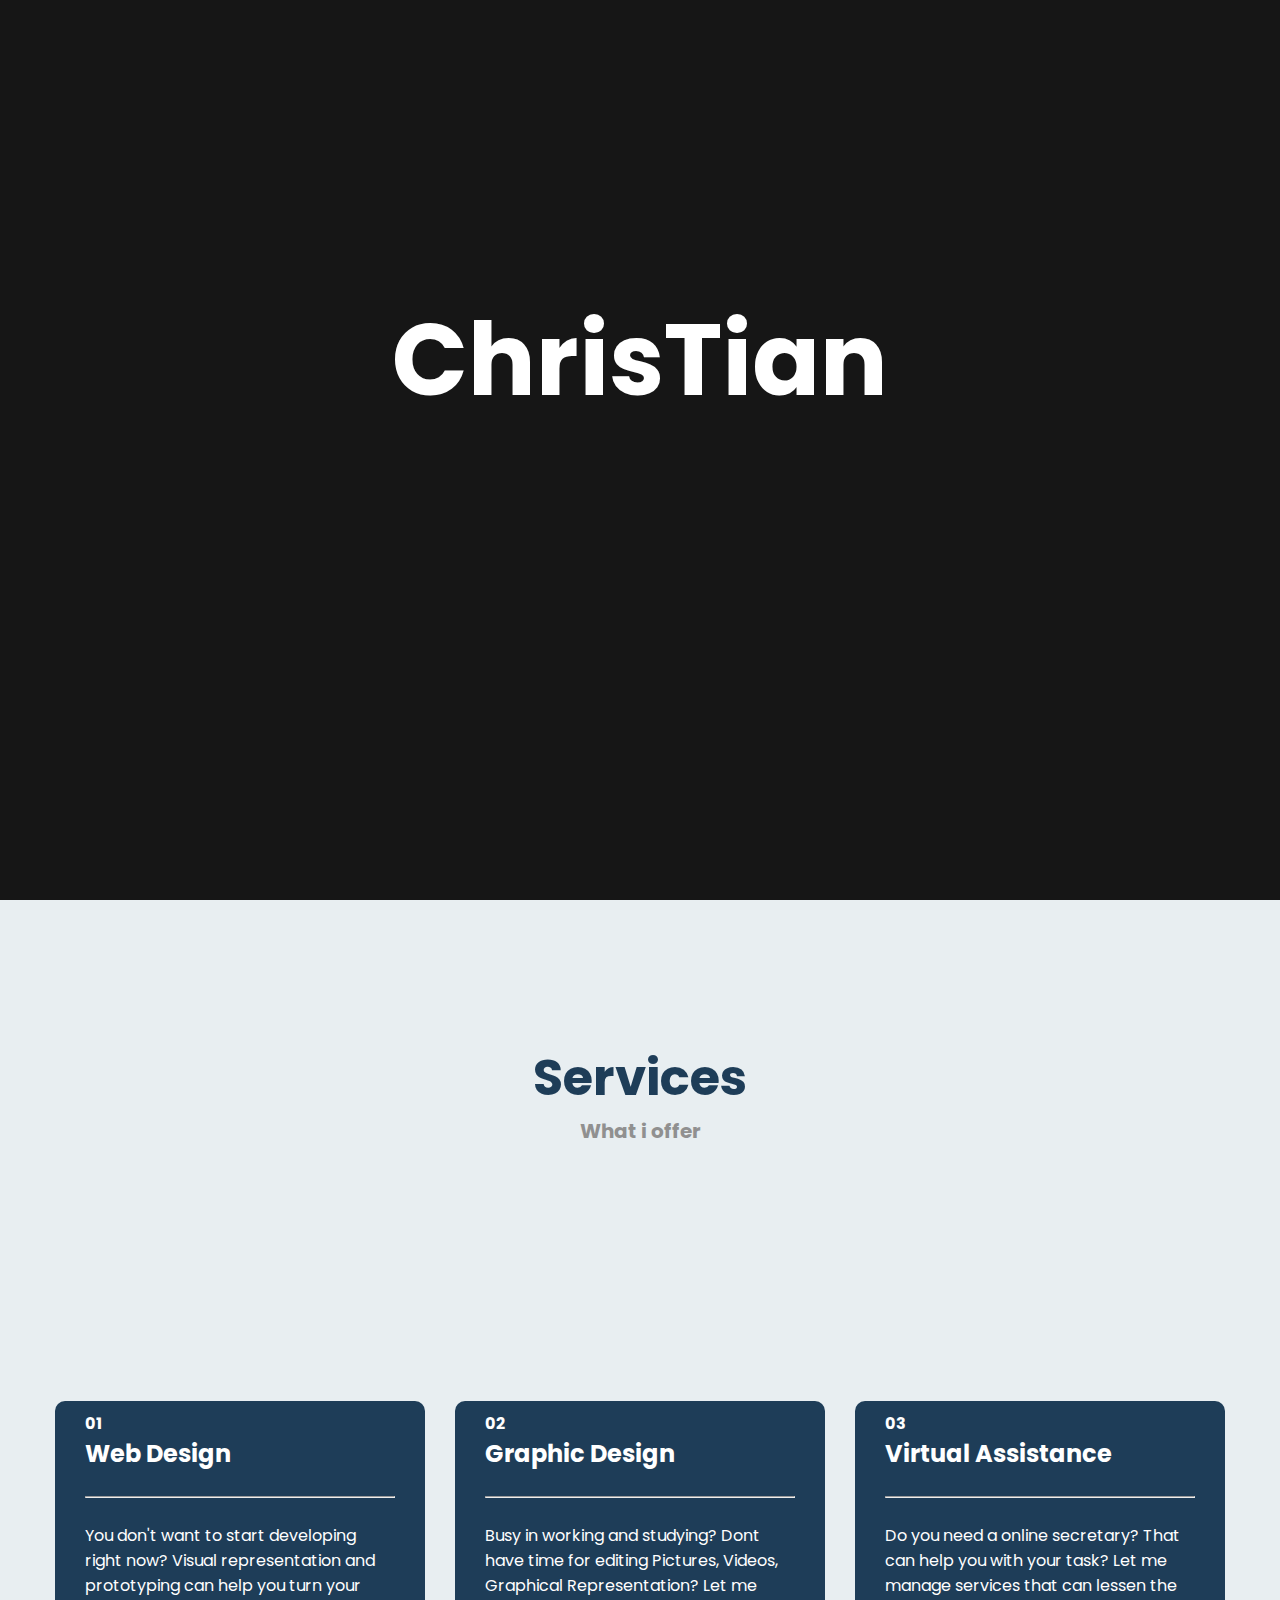
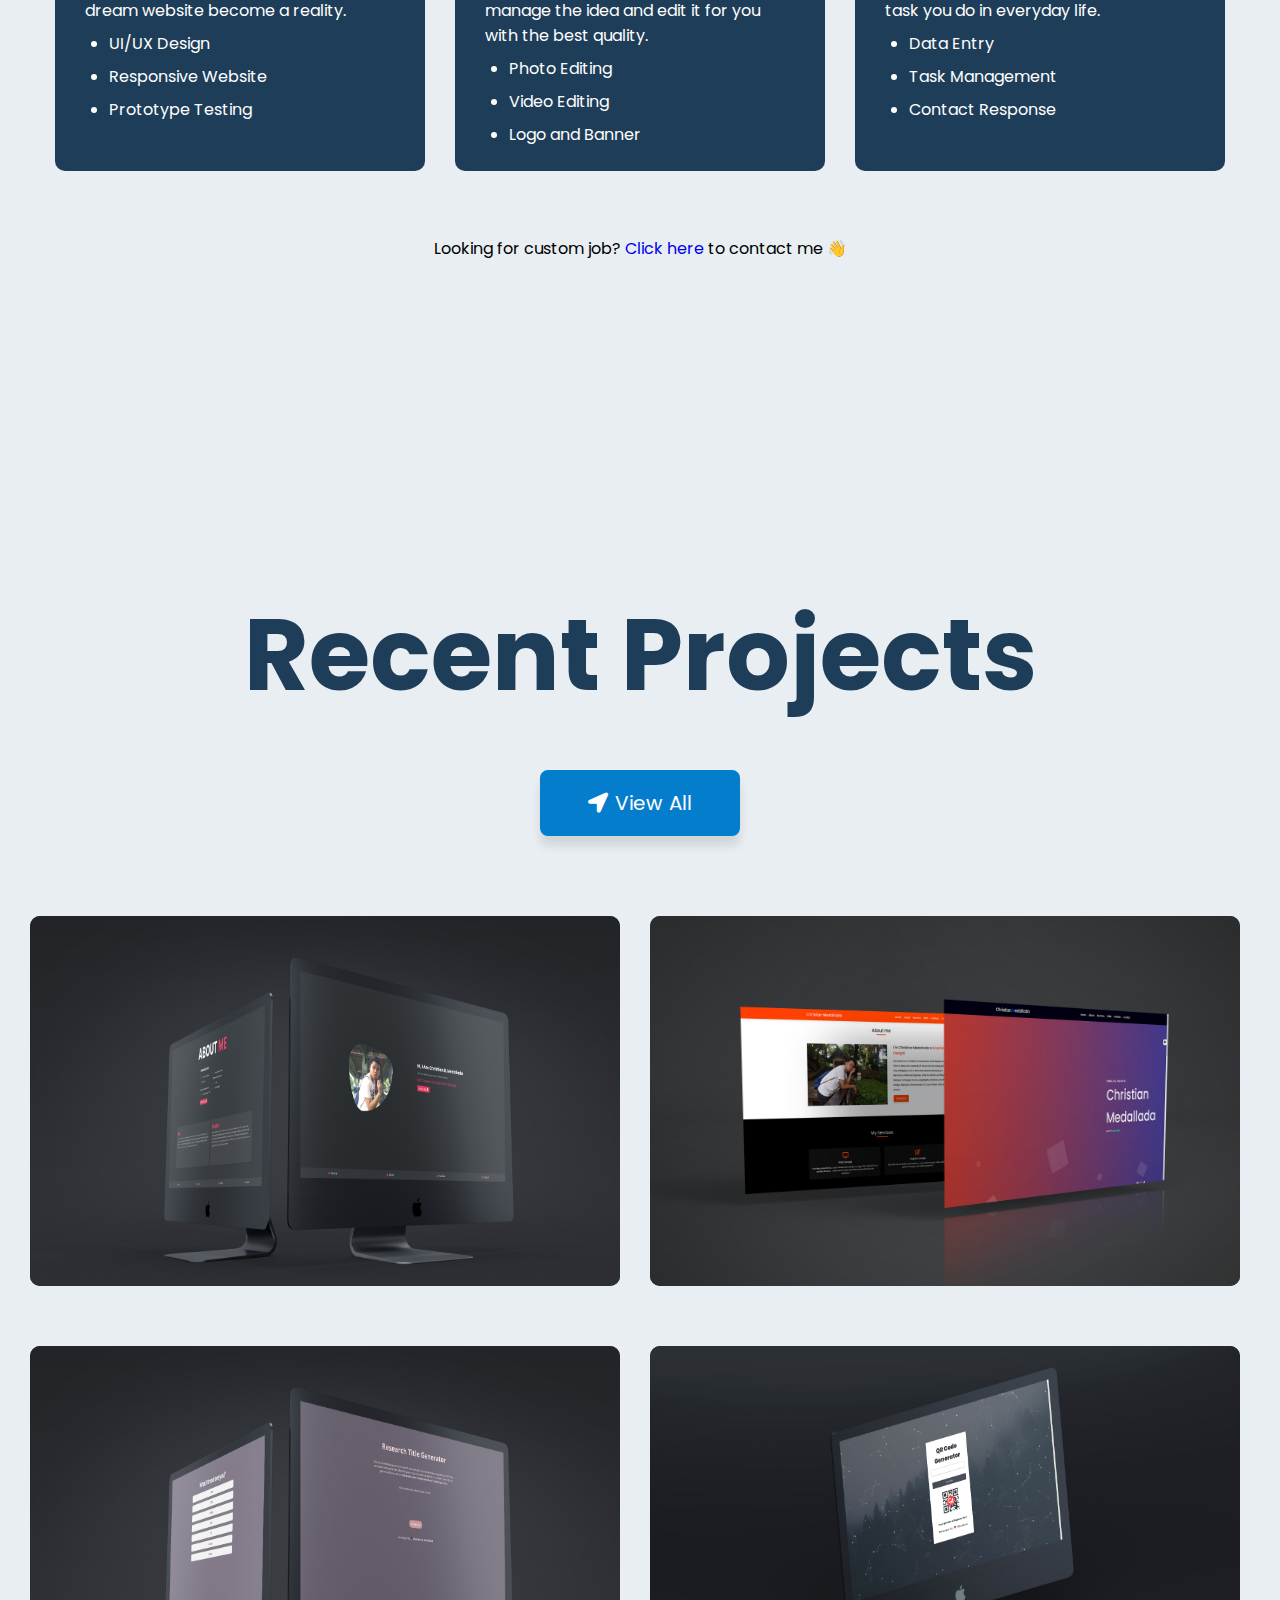
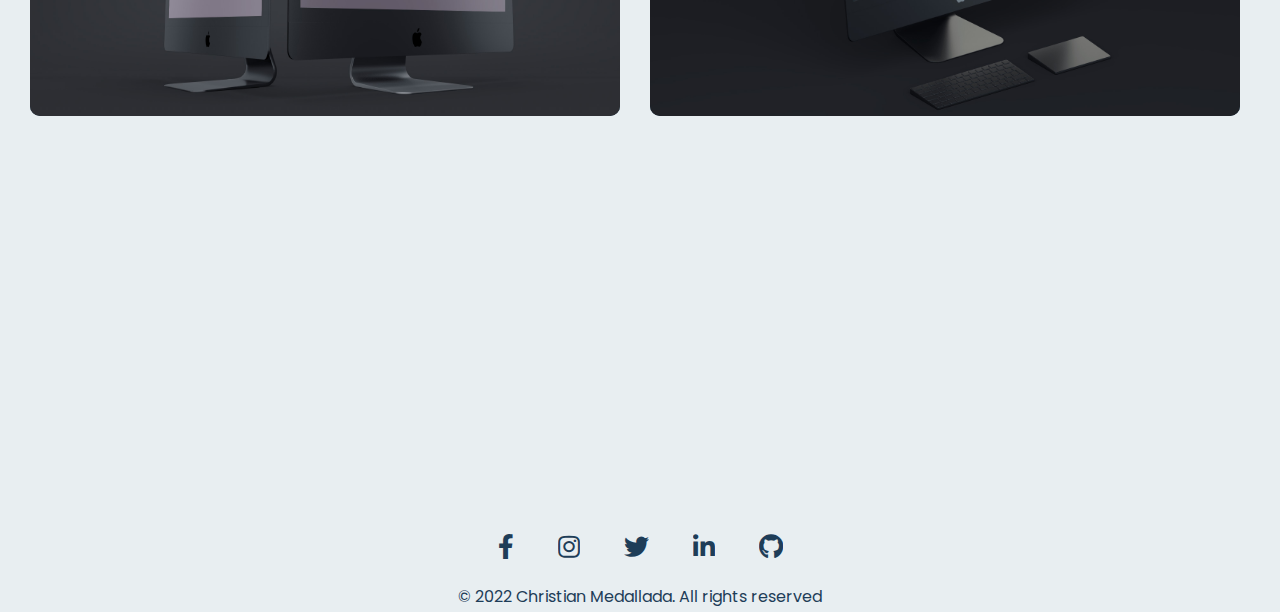
<file: index.html>
<!DOCTYPE html>
<html lang="en" dir="ltr">
  <head>
    <meta charset="utf-8">
    <meta name="viewport" content="width=device-width, initial-scale=1.0 user-scalable=0">
    <title>Christian Medallada</title>
    <!----------------------------FAVICON----------------------->
    <link rel="shortcut icon" href="./images/CM Logo.jpg" type="image/x-icon" />
    <!----------------------------CSS ----------------------->
    <link rel="stylesheet" href="./assets/style.css">
    <link rel="stylesheet" href="https://cdnjs.cloudflare.com/ajax/libs/font-awesome/5.15.4/css/all.min.css">
  </head>
  <body>

    <!--------------------------INTRO----------------------->
    <div class="intro">
      <h1 class="logo-header">
        <span class="logo1">Chris</span><span class="logo1">Tian</span>
      </h1>
    </div>

    <!--------------------NAVIGATION BAR----------------------->
    <section>
      <input type="checkbox" id="check">
      <header>
        </div>
        <h2><a href="index.html" class="logo">Christian</a></h2>
        <div class="navigation">
          <a  href="about.html">About</a>
          <a  href="projects.html">Project</a>
          <a  href="experience.html">Experience</a>
          <a  href="contact.html">Contact</a>
        </div>
        <label for="check">
        <i class="fas fa-bars menu-btn"></i>
        <i class="fas fa-times close-btn"></i>
        </label>
      </header>
      <h4><a href="index.html" class="Subtitle">Aspiring Software Engineer</a></h4>

      <!--------------------MAIN PAGE----------------------->
      <div class="content">
        <div class="info">
        <h4>Hello, My name is</h4>
          <h2>  Christian 
Medallada</h2>
          <h3>I love creating websites</h2>
          <p>I'm an aspiring Software Engineer based in the Philippines. I found interest in creating 
              websites and application and i love learning more about coding
          </p>
          <a href="Resume.pdf" download target="_blank" class="info-btn"><i class="fas fa-download"></i> Resume</a>
          <a href="https://discord.gg/4jVbgzH2N8" target="_blank" class="info-btn"><i class="fab fa-discord"></i> Join my Discord Server</a>
          
        </div>
      </div>
    </section>


    <!--------------------SERVICE SECTION----------------------->

    <section class="services-section">
      <div class="services">
        <h1>Services</h1>
        <h2>What i offer</h2>
      </div>

      <div class="container">
        <div class="box1">
            <div class="content">
                <h4>01</h4>
                <h2>Web Design</h2>
               <br><hr><br>
                <p>You don't want to start developing right now? 
                  Visual representation and prototyping can help you turn your dream website become a reality.</p>
                  <li>UI/UX Design</li>
                  <li>Responsive Website</li>
                  <li>Prototype Testing</li>
            </div>
        </div>
        <div class="box2">
            <div class="content">
              <h4>02</h4>
              <h2>Graphic Design</h2>
              <br><hr><br>
              <p>Busy in working and studying? Dont have time for editing Pictures, Videos, 
              Graphical  Representation? Let me manage the idea and edit it for you with the best quality.</p>
              <li>Photo Editing </li>
              <li>Video Editing</li>
              <li>Logo and Banner</li>
            </div>
          </div>
        <div class="box3">
            <div class="content">
              <h4>03</h4>
              <h2>Virtual Assistance</h2>
              <br><hr><br>
              <p>Do you need a online secretary? That can help you with your task? Let me manage services 
              that can lessen the task you do in everyday life.</p>
              <li>Data Entry</li>
              <li>Task Management</li>
              <li>Contact Response</li>
            </div>
          </div>
      </div>
      <div class="service-text">
        <p>Looking for custom job? <a href="contact.html">Click here</a> to contact me 👋 </p>
      </div>
   </section>

   <!--------------------PROJECT SECTION----------------------->

   <section class="projects-section">
     <div class="projects">
       <h1>Recent Projects</h1>
     </div>
      <div class="view">
        <a href="projects.html" class="info-btn"><i class="fas fa-location-arrow"></i> View All</a>
      </div>
     <div class="project-container">
        <div class="box1">
          <div class="content">
              <a href="https://tianmeds.github.io/TianPortfolio/" target="_blank"><img src="./images/Mockup-Portfolio.jpg" width="610px" height="400px" > </a>
              <div class="overlay">
                <a href="https://tianmeds.github.io/TianPortfolio/" style="text-decoration: none;" target="_blank"><div class="text">01. Personal Portfolio</div></a>
              </div>
          </div>
        </div>

      
        <div class="box2">
          <div class="content">
            <a href="https://tianmeds.github.io/SecondPortfolio/" target="_blank"><img src="./images/Mockup-2ndPortfolio.jpg" width="610px" height="400px" ></a>
              <div class="overlay">
                <a href="https://tianmeds.github.io/SecondPortfolio/" style="text-decoration: none;" target="_blank"><div class="text">02. Personal Portfolio</div></a>
              </div>       
            </div>
          </div>

        <div class="box3">
          <div class="content">
            <a href="https://tianmeds.github.io/ResearchTitleGenerator/" target="_blank"><img src="./images/Mockup-Research.jpg " width="610px" height="400px" ></a>  
                <div class="overlay">
                  <a href="https://tianmeds.github.io/ResearchTitleGenerator/" style="text-decoration: none;" target="_blank"><div class="text">03. Research Title Generator</div></a>
                </div>  
          </div>
        </div> 
        <div class="box4">
          <div class="content">
            <a href="https://tianmeds.github.io/QR-Code-Generator/" target="_blank"><img src="./images/Mockup-QR.jpg" width="610px" height="400px" > </a>
                <div class="overlay">
                  <a href="https://tianmeds.github.io/QR-Code-Generator/" style="text-decoration: none;" target="_blank"><div class="text">04. QR Code Generator</div></a>
                </div>      
          </div>
        </div>
     </div>

     <!--------------------FOOTER----------------------->
    <div class="footer">
      <a href="https://www.facebook.com/Cmedsss" target="_blank" class="social-btn"><i class="	fab fa-facebook-f"></i></a>
      <a href="https://www.instagram.com/tiaanmeds/" target="_blank" class="social-btn"><i class="	fab fa-instagram"></i></a>
      <a href="https://twitter.com/TianMeds" target="_blank" class="social-btn"><i class="	fab fa-twitter"></i></a>
      <a href="https://www.linkedin.com/in/tianmeds/" target="_blank" class="social-btn"><i class="	fab fa-linkedin-in"></i></a>
      <a href="https://github.com/TianMeds" target="_blank" class="social-btn"><i class="	fab fa-github"></i></a>
      <p>© 2022 Christian Medallada. All rights reserved</p>
   </div>
   </section>

   <!--------------------JAVASCRIPT FILE----------------------->

   <script src="./assets/app.js"></script>
  </body>
</html>
</file>
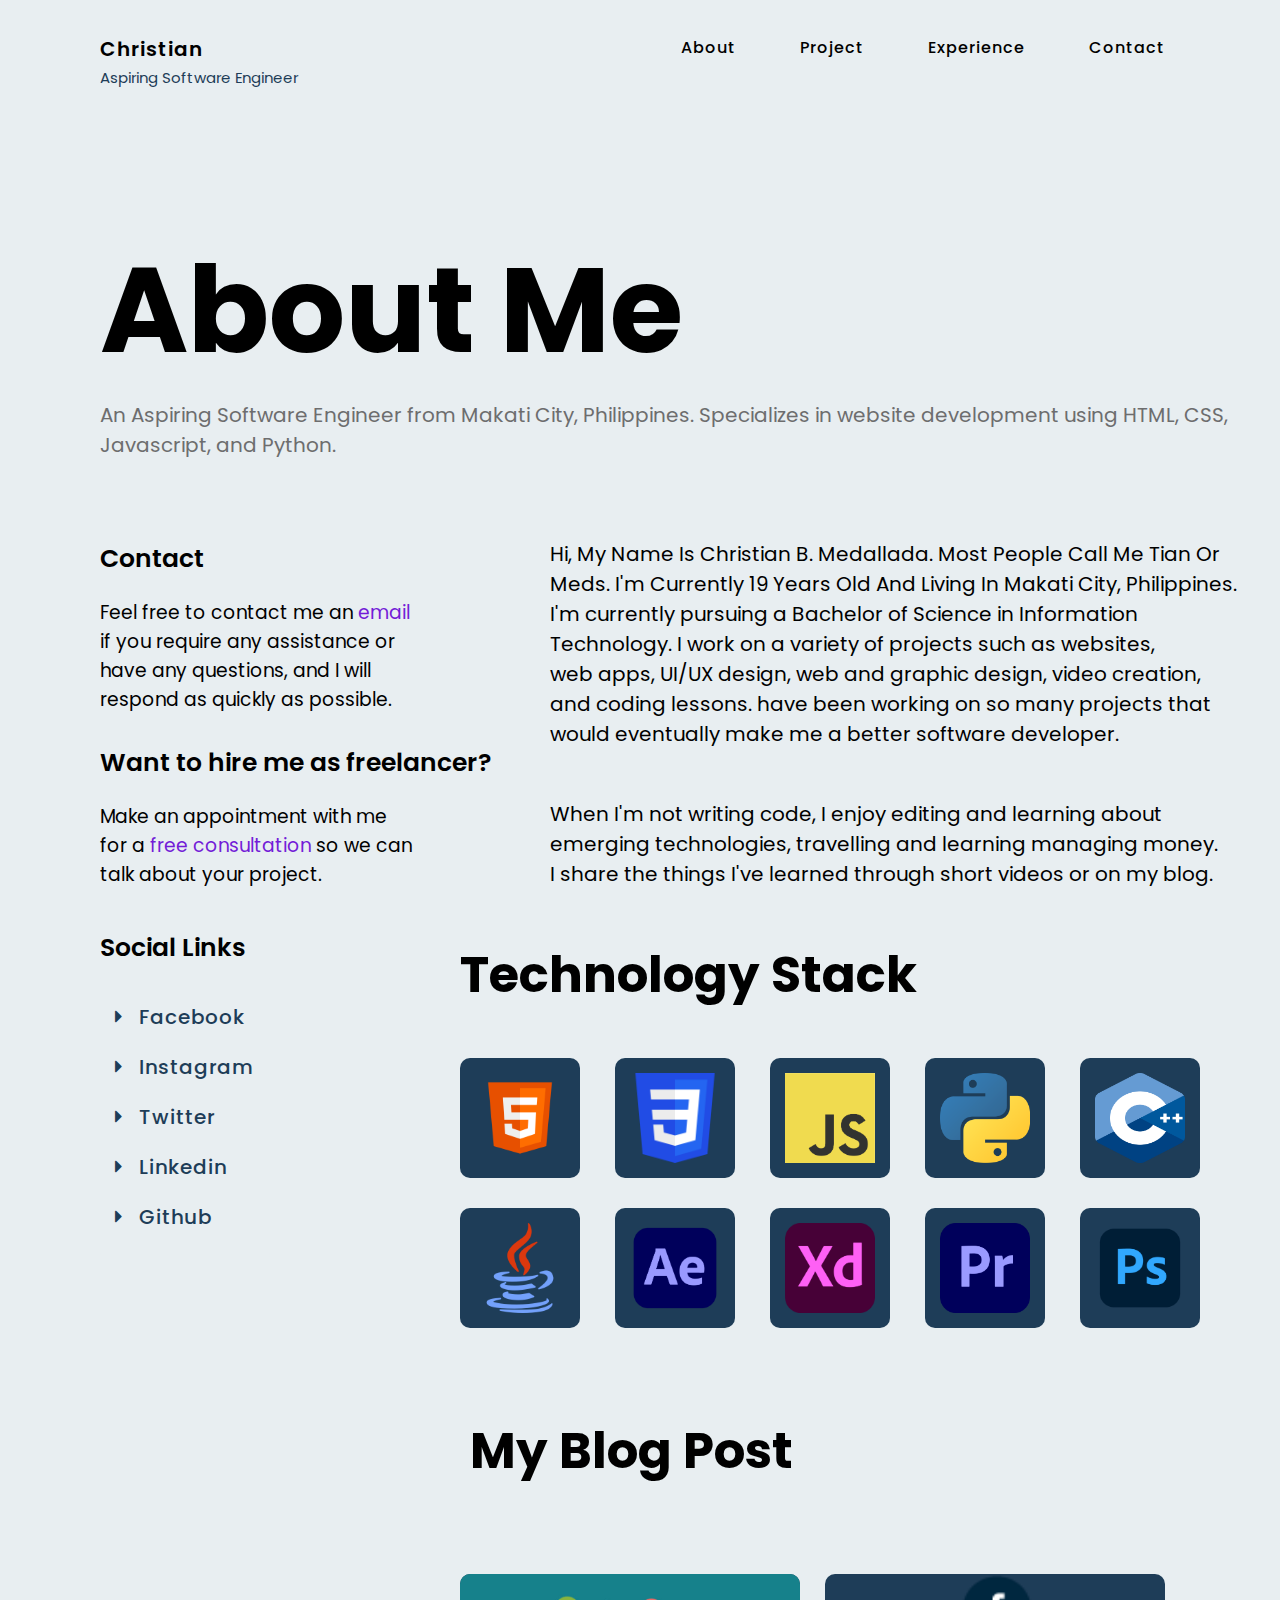
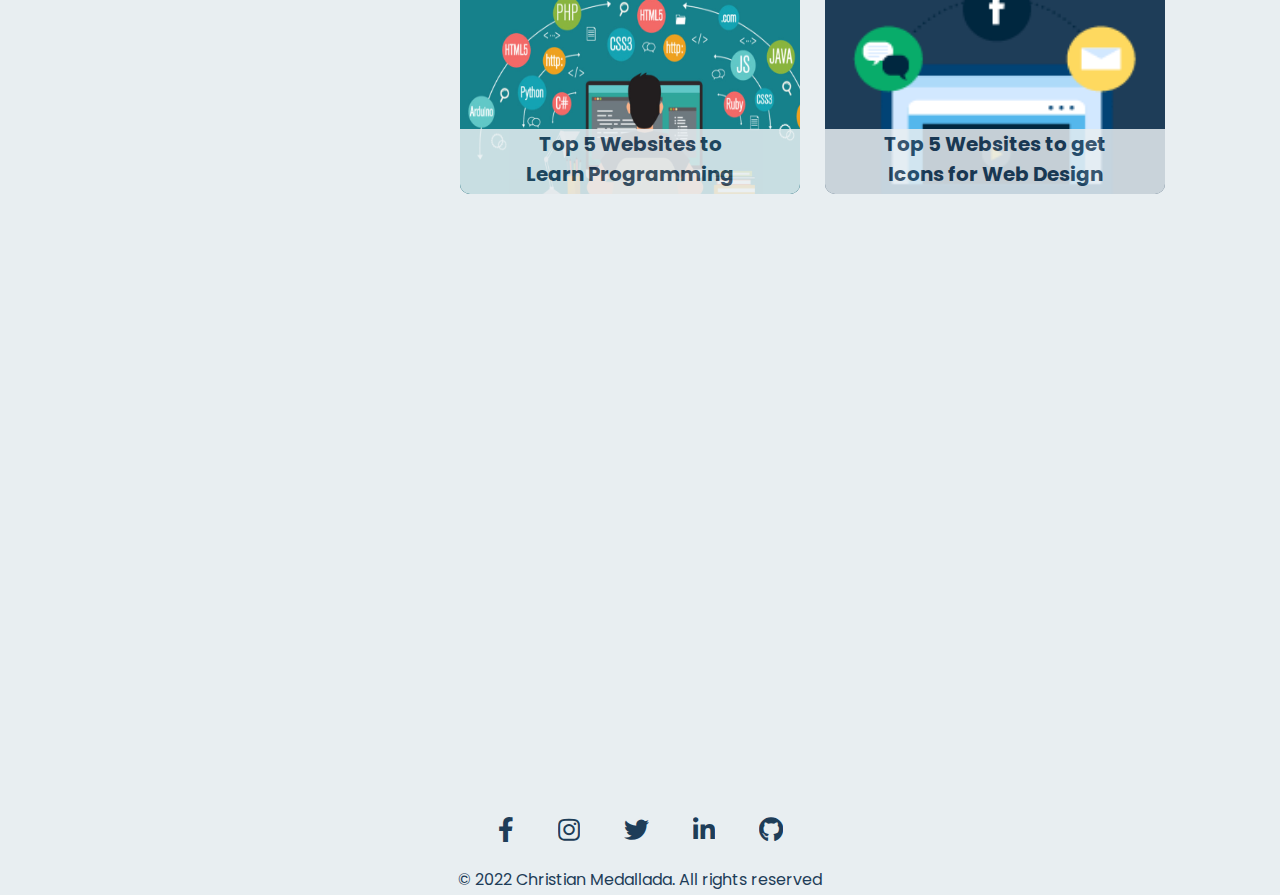
<file: about.html>
<!DOCTYPE html>
<html lang="en" dir="ltr">
  <head>
    <meta charset="utf-8">
    <meta name="viewport" content="width=device-width, initial-scale=1.0">
    <title>Christian Medallada</title>
    <!----------------------------FAVICON----------------------->
    <link rel="shortcut icon" href="/images/CM Logo.jpg" type="image/x-icon" />
    <!----------------------------CSS ----------------------->
    <link rel="stylesheet" href="./assets/style.css">
    <link rel="stylesheet" href="https://cdnjs.cloudflare.com/ajax/libs/font-awesome/5.15.4/css/all.min.css">
  </head>
  <body>

    <!---------------------NAVIGATION BAR ----------------------->

    <section>
        <input type="checkbox" id="check">
        <header>
          </div>
          <h2><a href="index.html" class="logo">Christian</a></h2>
          <div class="navigation">
            <a href="about.html">About</a>
            <a href="projects.html">Project</a>
            <a href="experience.html">Experience</a>
            <a href="contact.html">Contact</a>
          </div>
          <label for="check">
          <i class="fas fa-bars menu-btn"></i>
          <i class="fas fa-times close-btn"></i>
          </label>
        </header>
        <h4><a href="index.html" class="Subtitle">Aspiring Software Engineer</a></h4>

        <!---------------------MAIN PAGE ----------------------->

        <div class="about">
            <h1>About Me</h1>
            <h3>An Aspiring Software Engineer from Makati City, Philippines. 
                Specializes in website development using HTML, CSS, Javascript, and Python.</h3>
        </div>

        <!---------------------CONTACTS ----------------------->

        <div class="left">
            <h1>Contact</h1>
            <h3>Feel free to contact me an <a href="mailto:medalladachris100@gmail.com" class="about-contact">email</a>
if you require any assistance or 
have any questions, and I will 
respond as quickly as possible.</h3>
        </div>

        <!---------------------MEETINGS  ----------------------->
        
        <div class="left1">
            <h1>Want to hire me as freelancer?</h1>
            <h3>Make an appointment with me 
for a <a href="https://calendly.com/medalladachris100/15" class="about-contact">free consultation </a>so we can 
talk about your project.</h3>
        </div>

        <!---------------------ABOUT ME ----------------------->

        
        <div class="right">
            <h1>Hi, My Name Is Christian B. Medallada. Most People Call Me Tian Or 
Meds. I'm Currently 19 Years Old And Living In Makati City, Philippines.
I'm currently pursuing a Bachelor of Science in Information 
Technology. I work on a variety of projects such as websites, 
web apps, UI/UX design, web and graphic design, video creation,
and coding lessons. have been working on so many projects that 
would eventually make me a better software developer.</h1>
              <br><br>
              <h1>When I'm not writing code, I enjoy editing and learning about 
emerging technologies, travelling and learning managing money. 
I share the things I've learned through short videos or on my blog.</h1>
        </div>

        <!---------------------SOCIAL MEDIA ----------------------->

      <h1 class="title-link">Social Links</h1>
      <div class="left2">
        <a href="https://www.facebook.com/Cmedsss" target="_blank" class="socialmedia-btn"><i class="fas fa-caret-right"></i>Facebook</a>
        <a href="https://www.instagram.com/tiaanmeds/" target="_blank" class="socialmedia-btn"><i class="fas fa-caret-right"></i>Instagram</a>
        <a href="https://twitter.com/TianMeds" target="_blank" class="socialmedia-btn"><i class="fas fa-caret-right"></i>Twitter</a>
        <a href="https://www.linkedin.com/in/tianmeds/" target="_blank" class="socialmedia-btn"><i class="fas fa-caret-right"></i>Linkedin</a>
        <a href="https://github.com/TianMeds" target="_blank" class="socialmedia-btn"><i class="fas fa-caret-right"></i>Github</a>
      </div>

      <!---------------------SKILLS ----------------------->

      <div class="skills-section">
        <h1 class="skills-right">Technology Stack</h1>
          <div class="skill-container">
            <div class="box5">
              <div class="skill-content">
                <img src="/images/HTML.jpg">
              </div>
            </div>
            

            <div class="box5">
              <div class="skill-content">
                <img src="/images/CSS.png">
              </div>
            </div>

            <div class="box7">
              <div class="skill-content">
                <img src="/images/Javascript.png">
              </div>
            </div>

            <div class="box7">
              <div class="skill-content">
                <img src="/images/Python.png">
              </div>
            </div>

            <div class="box10">
              <div class="skill-content">
                <img src="/images/C++.png">
              </div>
            </div>

            <div class="box6">
              <div class="skill-content">
                <img src="/images/Premiere Pro.png">
              </div>
            </div>

            <div class="box6">
              <div class="skill-content">
                <img src="/images/Photoshop.png">
              </div>
            </div>

            <div class="box8">
              <div class="skill-content">
                <img src="/images/Java.png">
              </div>
            </div>

            <div class="box9">
              <div class="skill-content">
                <img src="/images/After Effect.png">
              </div>
            </div>

            <div class="box9">
              <div class="skill-content">
                <img src="/images/XD.png">
              </div>
            </div>
            
          </div>
      </div>

      <!---------------------BLOG ----------------------->

      <h1 class="title-blog">My Blog Post</h1>

      <div class="blog-container">
        <div class="box1">
          <div class="blog-content">
            
            <div class="Title-box">
              <a href="https://medium.com/@medalladachris100/5-best-website-to-learn-programming-29d4e5d23b59" target="_blank"><img src="images/Programming.jpg" width="610px" height="400px" ></a> 
              <a href="https://medium.com/@medalladachris100/5-best-website-to-learn-programming-29d4e5d23b59" target="_blank"><div class="blog-text">Top 5 Websites to<br>Learn Programming </div> </a>
            </div>
              
          </div>
        </div>

        <div class="box2">
          <div class="blog-content">
            
            <div class="Title-box">
              <a href="https://medium.com/@medalladachris100/top-5-website-to-get-icons-for-designing-f049c4140fb4" target="_blank"><img src="images/Icons.png" width="610px" height="400px" ></a>
              <a href="https://medium.com/@medalladachris100/top-5-website-to-get-icons-for-designing-f049c4140fb4" target="_blank"><div class="blog-text">Top 5 Websites to get<br>Icons for Web Design </div></a> 
            </div>
              
          </div>
        </div>
      </div>

      <!---------------------FOOTER ----------------------->
    
      <div class="about-footer">
        <a href="https://www.facebook.com/Cmedsss" target="_blank" class="social-btn"><i class="	fab fa-facebook-f"></i></a>
        <a href="https://www.instagram.com/tiaanmeds/" target="_blank" class="social-btn"><i class="	fab fa-instagram"></i></a>
        <a href="https://twitter.com/TianMeds" target="_blank" class="social-btn"><i class="	fab fa-twitter"></i></a>
        <a href="https://www.linkedin.com/in/tianmeds/" target="_blank" class="social-btn"><i class="	fab fa-linkedin-in"></i></a>
        <a href="https://github.com/TianMeds" target="_blank" class="social-btn"><i class="	fab fa-github"></i></a>
        <p>© 2022 Christian Medallada. All rights reserved</p>
    </section>
    
    

  </body>
</html>
</file>
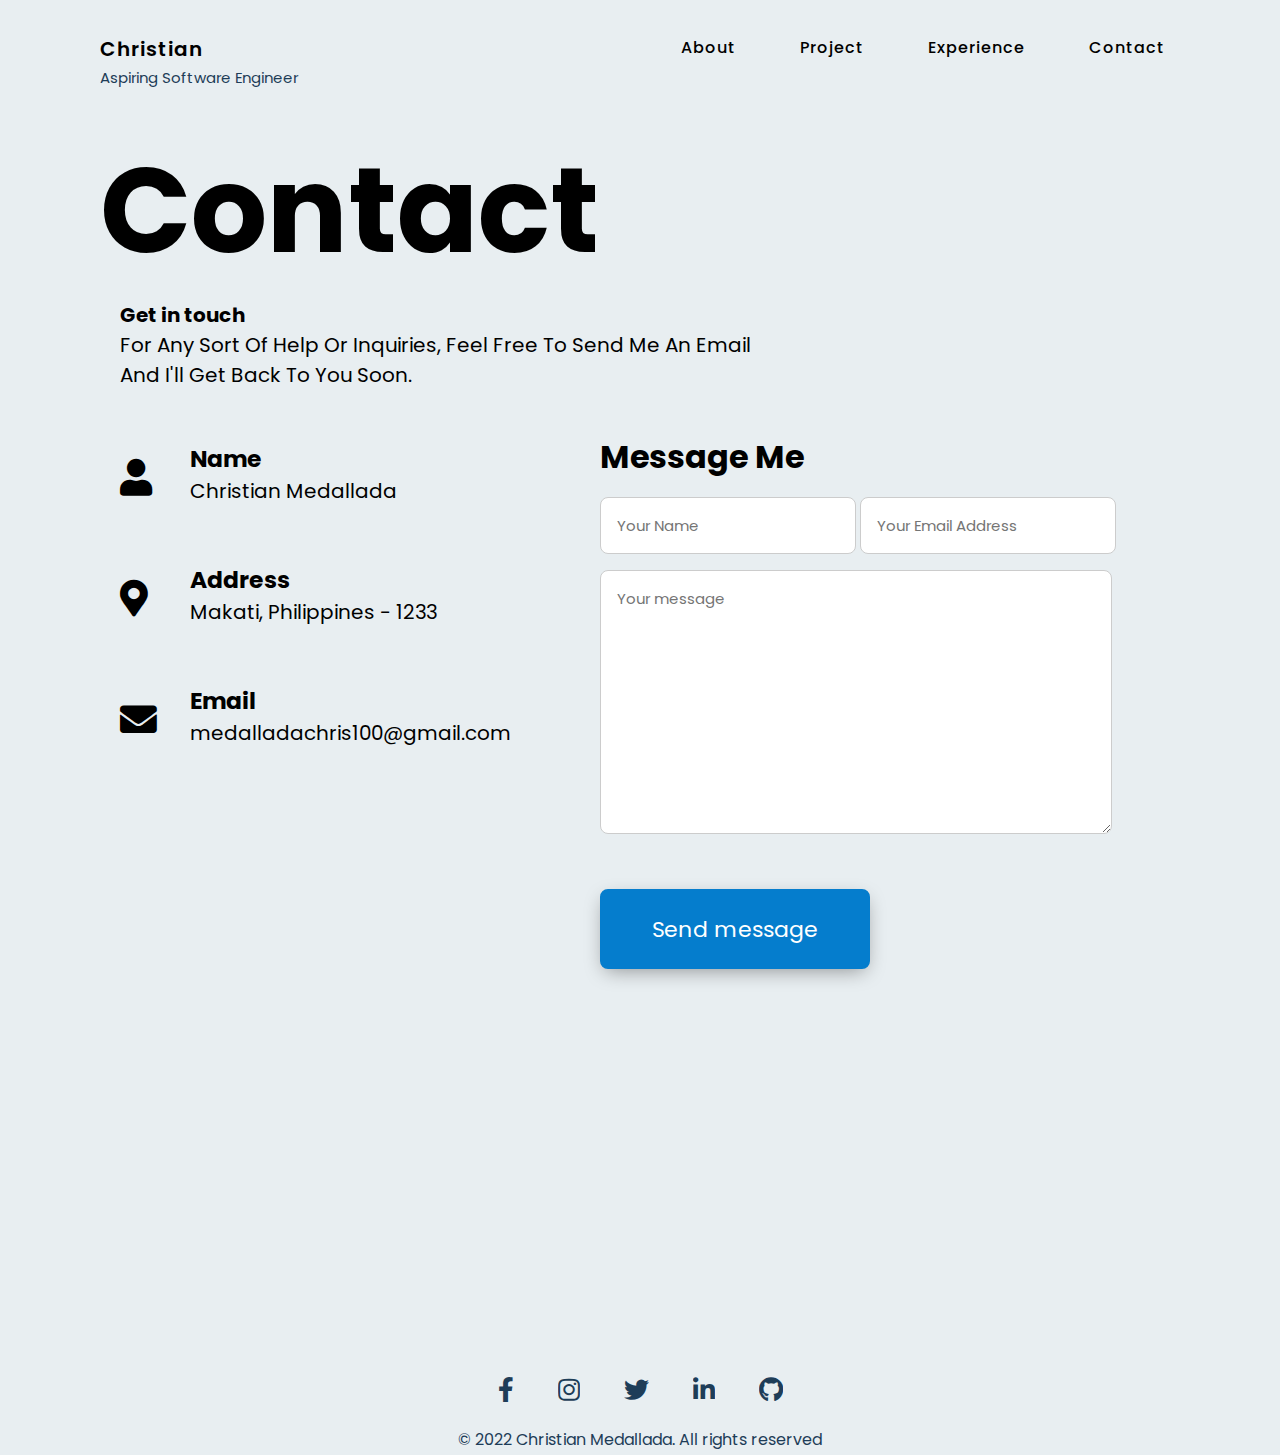
<file: contact.html>
<!DOCTYPE html>
<html lang="en" dir="ltr">
  <head>
    <meta charset="utf-8">
    <meta name="viewport" content="width=device-width, initial-scale=1.0 user-scalable=0"" >
    <title>Christian Medallada</title>
    <!----------------------------FAVICON----------------------->
    <link rel="shortcut icon" href="/images/CM Logo.jpg" type="image/x-icon" />
    <!----------------------------CSS ----------------------->
    <link rel="stylesheet" href="/assets/style.css">
    <link rel="stylesheet" href="https://cdnjs.cloudflare.com/ajax/libs/font-awesome/5.15.4/css/all.min.css">
  </head>
  <body>

    <!---------------------NAVIGATION BAR ----------------------->
    <section>
      <input type="checkbox" id="check">
      <header>
        </div>
        <h2><a href="index.html" class="logo">Christian</a></h2>
        <div class="navigation">
          <a href="about.html">About</a>
          <a href="projects.html">Project</a>
          <a href="experience.html">Experience</a>
          <a href="contact.html">Contact</a>
        </div>
        <label for="check">
        <i class="fas fa-bars menu-btn"></i>
        <i class="fas fa-times close-btn"></i>
        </label>
      </header>
      <h4><a href="index.html" class="Subtitle">Aspiring Software Engineer</a></h4>


      <!---------------------CONTACTS ----------------------->

      <div class="contact-section">
          <h1>Contact</h1>
        </div>

        <div class="left4">
          <h4>Get in touch</h4>
          <p>For Any Sort Of Help Or Inquiries, Feel Free To Send Me An Email And I'll Get Back To You Soon.</p>

          <div>
            <span class="icon"><i class="fas fa-user"></i></span>
            <span class="contact-content">
              <h3>Name</h3>
              <span>Christian Medallada</span>
            </span>
          </div>
  
          <div>
            <span class="icon"><i class="fas fa-map-marker-alt"></i></span>
            <span class="contact-content">
              <h3>Address</h3>
              <span>Makati, Philippines - 1233</span>
            </span>
          </div>
  
          <div>
            <span class="icon"><i class="fas fa-envelope"></i></span>
            <span class="contact-content">
              <h3>Email</h3>
              <span>medalladachris100@gmail.com</span>
            </span>
          </div>

        </div>

        <!---------------------MESSAGE ME----------------------->

        <div class="right5">
          <form action="https://formsubmit.co/medalladachris100@gmail.com" method="POST" autocomplete="off"/>
            <h2>Message Me</h2>
            <div>
              <input type="hidden" name="_next" value="https://tianmeds.me/thank.html">
              <input type="hidden" name="_captcha" value="false">
              <input type="text" id="name" name="name" placeholder="Your Name" required />
              <input type="email" id="email" name="email" placeholder="Your Email Address" required />
            </div>

            <textarea type="message" name="message" id="message" cols="30" rows="10" placeholder="Your message"></textarea>
            <div class="contacts">

              <button onclick="openMessage() "type="submit" id="send-btn" class="send">
                <p id="send-text">Send message</p>
                <div class="check-boxs">
                  <svg xmlns="http://www.w3.org/2000/svg" viewBox="0 0 50 50">
                    <path fill="transparent" d="M14.1 27.2l7.1 7.2 16.7-16.8" />
                 </svg>
                </div>
              </button>
            </div>
          </div>
          </form>
        </div>

        <!---------------------FOOTER----------------------->

        <div class="contact-footer">
          <a href="https://www.facebook.com/Cmedsss" target="_blank" class="social-btn"><i class="	fab fa-facebook-f"></i></a>
          <a href="https://www.instagram.com/tiaanmeds/" target="_blank" class="social-btn"><i class="	fab fa-instagram"></i></a>
          <a href="https://twitter.com/TianMeds" target="_blank" class="social-btn"><i class="	fab fa-twitter"></i></a>
          <a href="https://www.linkedin.com/in/tianmeds/" target="_blank" class="social-btn"><i class="	fab fa-linkedin-in"></i></a>
          <a href="https://github.com/TianMeds" target="_blank" class="social-btn"><i class="	fab fa-github"></i></a>
          <p>© 2022 Christian Medallada. All rights reserved</p>
        </div>

      </div>
      
    </section>

    <script src="/assets/app.js"> </script>
  </body>
</html>
</file>
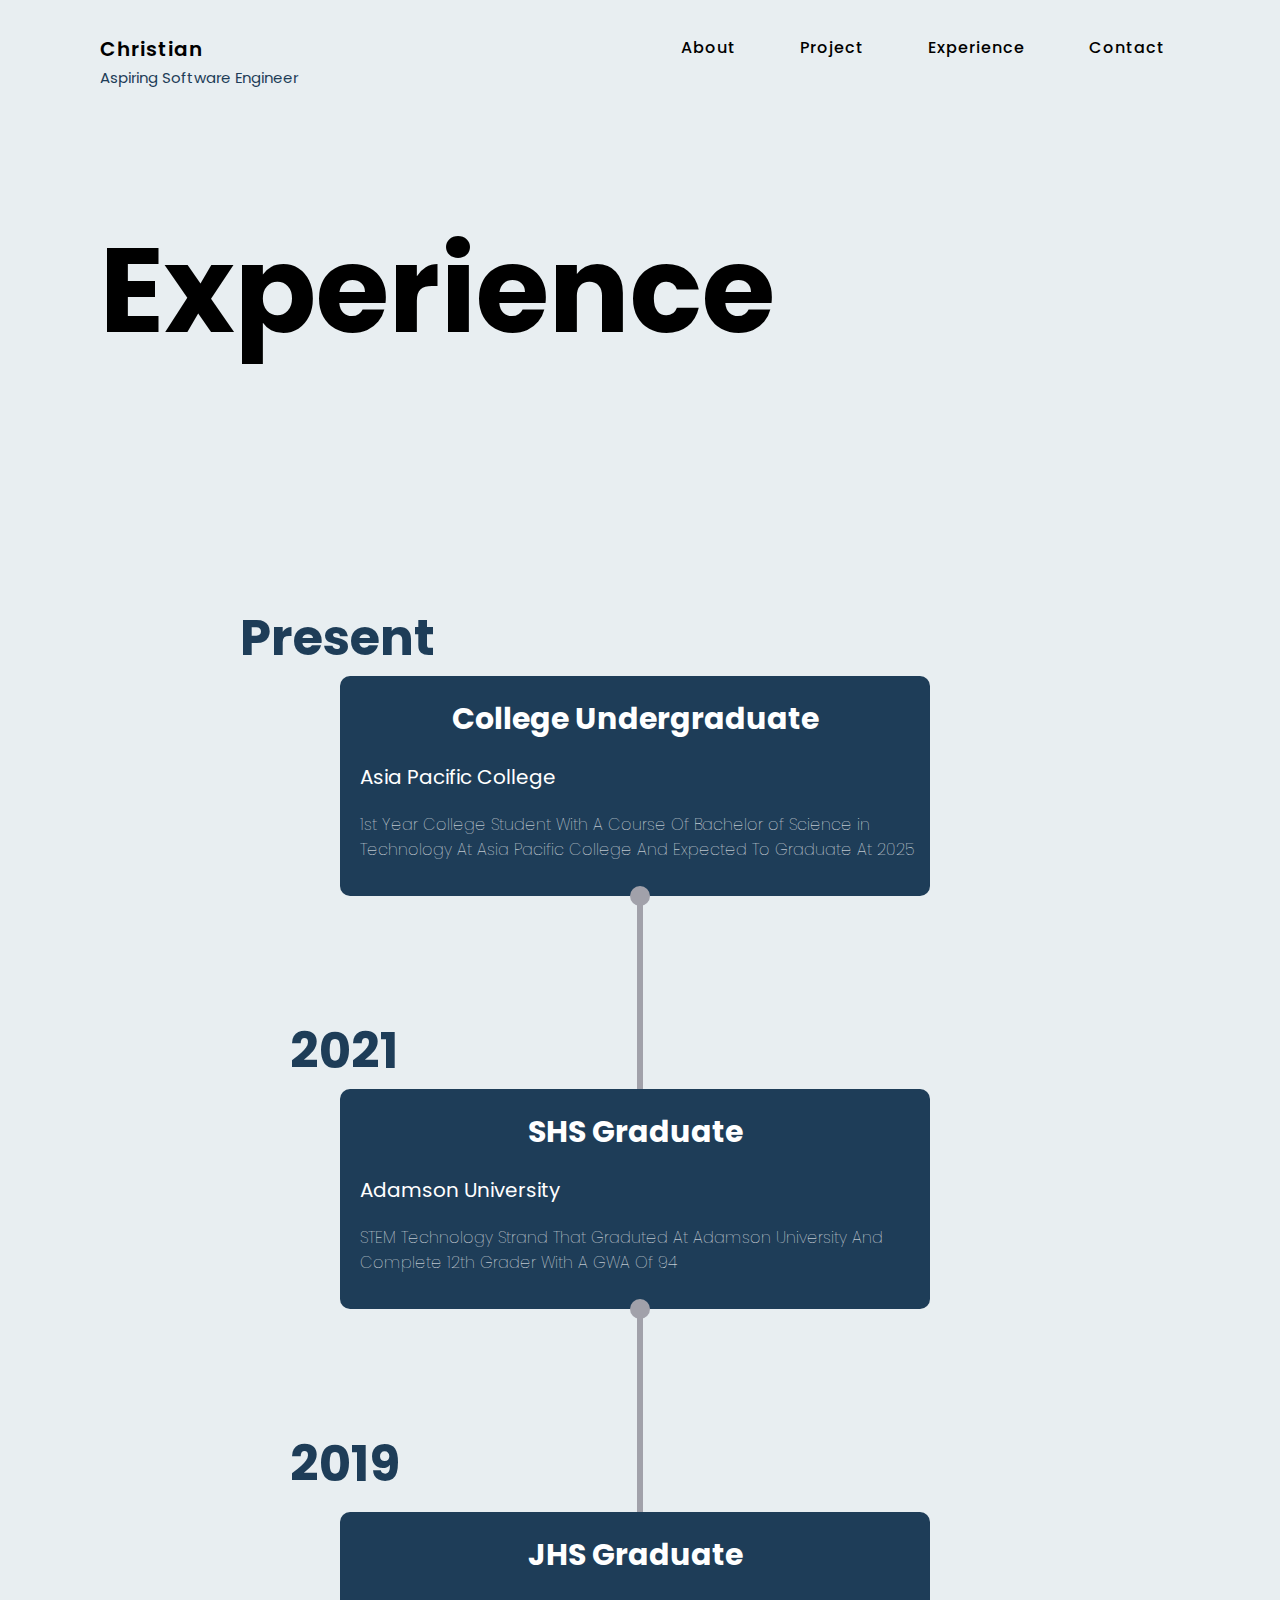
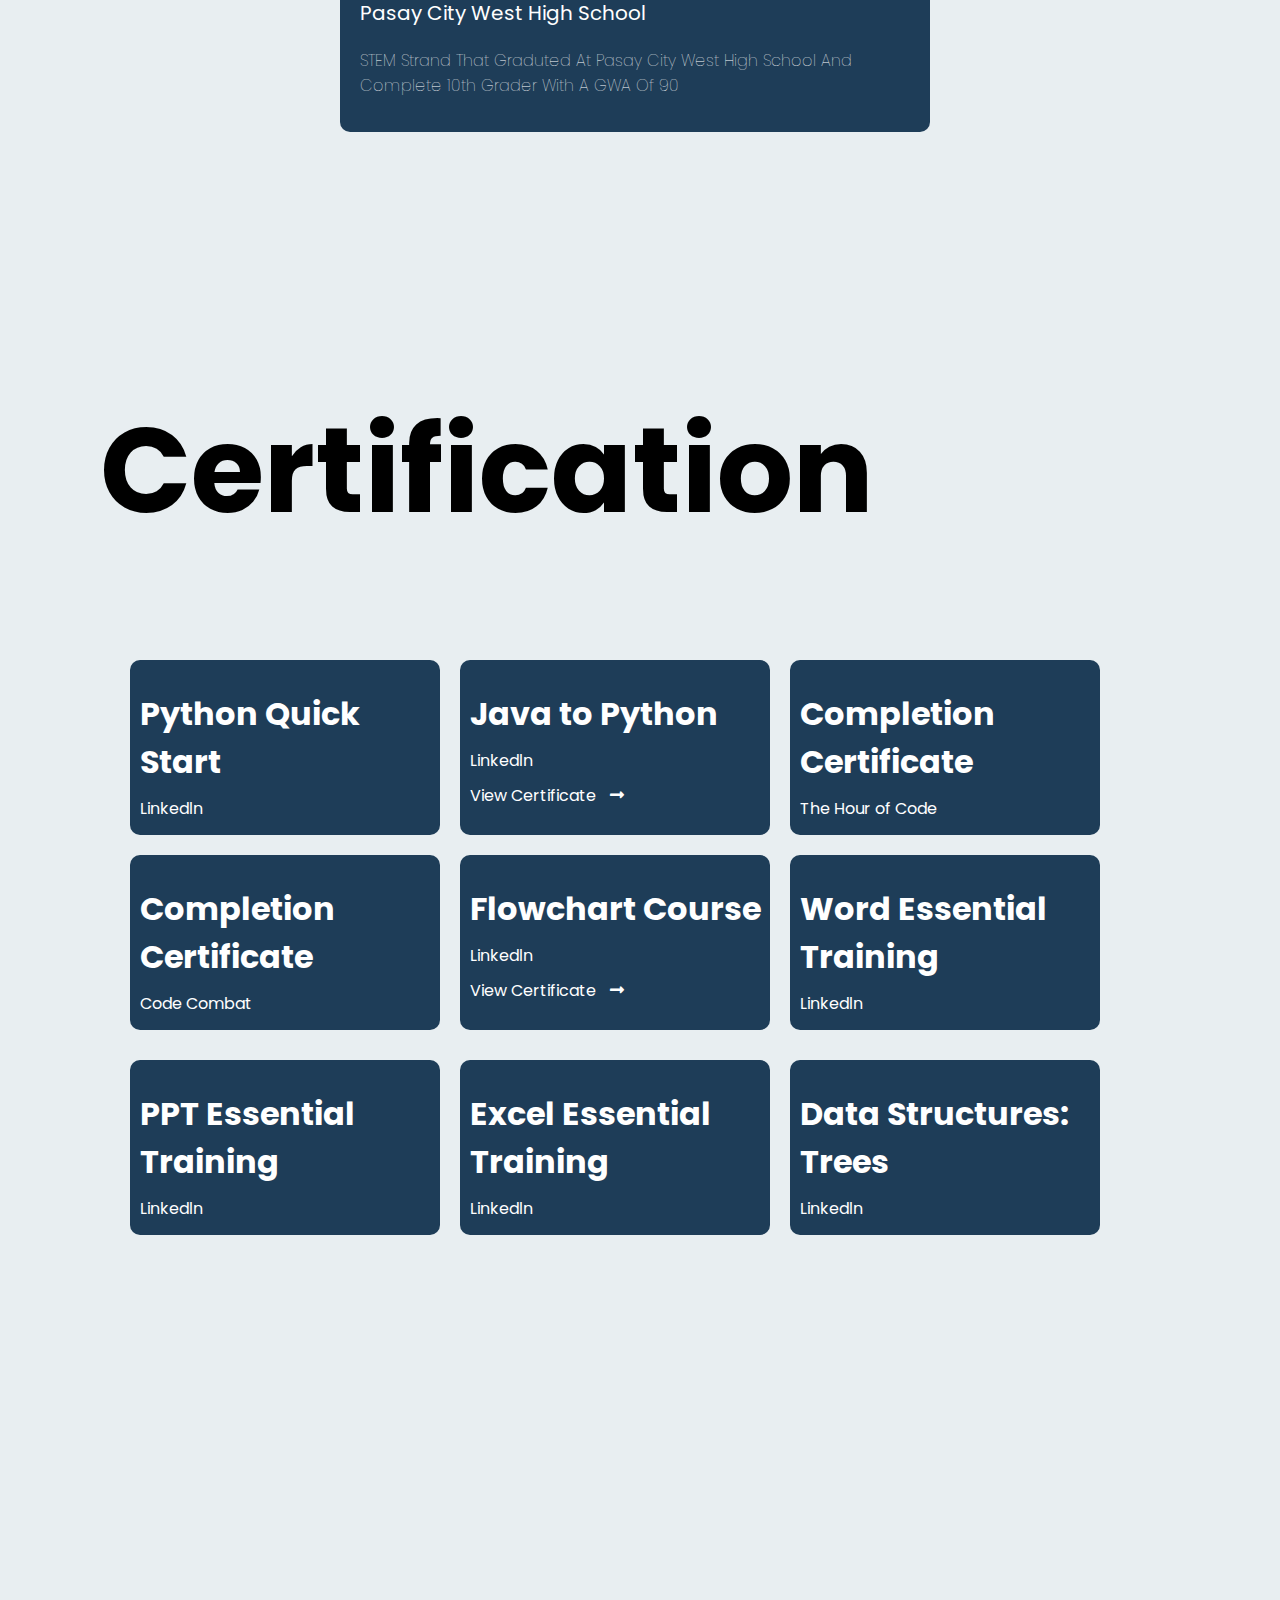
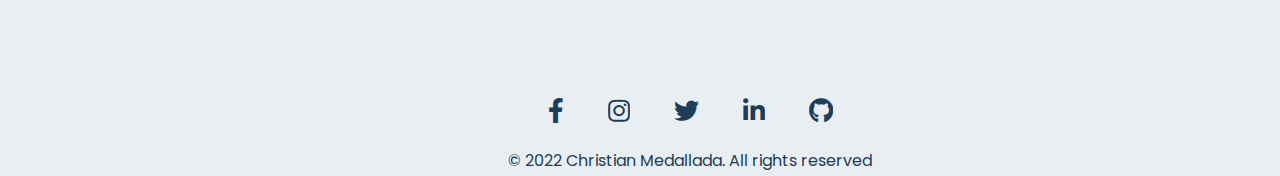
<file: experience.html>
<!DOCTYPE html>
<html lang="en" dir="ltr">
  <head>
    <meta charset="utf-8">
    <meta name="viewport" content="width=device-width, initial-scale=1.0 user-scalable=0">
    <title>Christian Medallada</title>
    <!----------------------------FAVICON----------------------->
    <link rel="shortcut icon" href="./images/CM Logo.jpg" type="image/x-icon" />
    <!----------------------------CSS ----------------------->
    <link rel="stylesheet" href="./assets/style.css">
    <link rel="stylesheet" href="https://cdnjs.cloudflare.com/ajax/libs/font-awesome/5.15.4/css/all.min.css">
  </head>
  <body>

    <!---------------------NAVIGATION BAR ----------------------->

    <section>
      <input type="checkbox" id="check">
      <header>
        </div>
        <h2><a href="index.html" class="logo">Christian</a></h2>
        <div class="navigation">
          <a href="about.html">About</a>
          <a href="projects.html">Project</a>
          <a href="experience.html">Experience</a>
          <a href="contact.html">Contact</a>
        </div>
        <label for="check">
        <i class="fas fa-bars menu-btn"></i>
        <i class="fas fa-times close-btn"></i>
        </label>
      </header>
      <h4><a href="index.html" class="Subtitle">Aspiring Software Engineer</a></h4>

      <!---------------------EXPERIENCES ----------------------->

      <div class="experience-section">
          <h1>Experience</h1>
      </div>

      <div class="experience-container">
        <h1 class="year">Present</h1>
        <div class="box1">
          <div class="exper-content">
            <h1>College Undergraduate</h1>
            <h4>Asia Pacific College</h4>
            <p>1st Year College Student With A Course Of Bachelor of Science in Technology At Asia Pacific College And Expected To Graduate At 2025</p>
          </div>
        </div>
        <div class="circles"></div>
        <div class="line"></div>

        <h1 class="year1">2021</h1>
        <div class="box2">
          <div class="exper-content">
            <h1>SHS Graduate</h1>
           
            <h4>Adamson University</h4>
            <p>STEM Technology Strand That Graduted At Adamson University And Complete 12th Grader With A GWA Of 94</p>
          </div>
        </div>

        <div class="circles1"></div>
        <div class="line1"></div>

        <h1 class="year2">2019</h1>
        <div class="box3">
          <div class="exper-content">
            <h1>JHS Graduate</h1>
        
            <h4>Pasay City West High School</h4>
            <p>STEM Strand That Graduted At Pasay City West High School And Complete 10th Grader With A GWA Of 90</p>
          </div>
        </div>
      </div>
    </section>


    <!---------------------CERTIFICATE ----------------------->

    <section class="certification-section">
      <div class="certificate">
        <h1 class="cert-title">Certification</h1>

        <div class="cert-container">
          <div class="box1">
            <div class="cert-content">
              <h1>Python Quick Start</h1> 
              <h4>Linkedln</h4>
              <a href="https://drive.google.com/file/d/133lGm2nL0dugWb87upY2RJqQfAmMAp_8/view?usp=sharing" target="_blank" class="cert-btn">View Certificate  <i class='fas fa-long-arrow-alt-right'></i></a>
            </div>
          </div>

          <div class="box2">
            <div class="cert-content">
              <h1>Java to Python</h1> 
              <h4>Linkedln</h4>
              <a href="https://drive.google.com/file/d/1bjJVFWWEB7UXbjA7uA1Riq0iXRmVcSaR/view?usp=sharing" target="_blank" class="cert-btn">View Certificate  <i class='fas fa-long-arrow-alt-right'></i></a>
            </div>
          </div>

          <div class="box3">
            <div class="cert-content">
              <h1>Completion Certificate</h1> 
              <h4>The Hour of Code</h4>
              <a href="https://drive.google.com/file/d/1MG2_I_Dy7OWX6fFpk4dGenWV82FXnLaM/view?usp=sharing" target="_blank" class="cert-btn">View Certificate  <i class='fas fa-long-arrow-alt-right'></i></a>
            </div>
          </div>

          <div class="box4">
            <div class="cert-content">
              <h1>Completion Certificate</h1> 
              <h4>Code Combat</h4>
              <a href="https://drive.google.com/file/d/1jMGiBdSzM73B6a2Y-TNU-KkZRmTwplPl/view?usp=sharing" target="_blank" class="cert-btn">View Certificate  <i class='fas fa-long-arrow-alt-right'></i></a>
            </div>
          </div>

          <div class="box5">
            <div class="cert-content">
              <h1>Flowchart Course</h1> 
              <h4>Linkedln</h4>
              <a href="https://drive.google.com/file/d/1QqHj7EppO-BVTCgnSX7kEzCw-l7i6sOU/view?usp=sharing" target="_blank" class="cert-btn">View Certificate  <i class='fas fa-long-arrow-alt-right'></i></a>
            </div>
          </div>

          <div class="box6">
            <div class="cert-content">
              <h1>Word Essential Training</h1> 
              <h4>Linkedln</h4>
              <a href="https://drive.google.com/file/d/13YeOIlfXVPhozGnZxsrFu185UDAYSh8p/view?usp=sharing" target="_blank" class="cert-btn">View Certificate  <i class='fas fa-long-arrow-alt-right'></i></a>
            </div>
          </div>
          <div class="box7">
            <div class="cert-content">
              <h1>PPT Essential Training</h1> 
              <h4>Linkedln</h4>
              <a href="https://drive.google.com/file/d/1UfVwpfD-dssyqNvIXINcXb07i1O7hWvY/view?usp=sharing" target="_blank" class="cert-btn">View Certificate  <i class='fas fa-long-arrow-alt-right'></i></a>
            </div>
          </div>
          <div class="box8">
            <div class="cert-content">
              <h1>Excel Essential Training</h1> 
              <h4>Linkedln</h4>
              <a href="https://drive.google.com/file/d/1xtbRW4hgxmQzG9g-MMO57ingMzNFNmjM/view?usp=sharing" target="_blank" class="cert-btn">View Certificate  <i class='fas fa-long-arrow-alt-right'></i></a>
            </div>
          </div>
          <div class="box9">
            <div class="cert-content">
              <h1>Data Structures: Trees</h1> 
              <h4>Linkedln</h4>
              <a href="https://www.linkedin.com/learning/certificates/a84865577bb6b53c7d99f064a8784be65f340efa2348d7d2a03e75352382e094?trk=share_certificate" target="_blank" class="cert-btn">View Certificate  <i class='fas fa-long-arrow-alt-right'></i></a>
            </div>
          </div>

      </div>

      <!---------------------FOOTER ----------------------->

      <div class="exper-footer">
        <a href="https://www.facebook.com/Cmedsss" target="_blank" class="social-btn"><i class="	fab fa-facebook-f"></i></a>
        <a href="https://www.instagram.com/tiaanmeds/" target="_blank" class="social-btn"><i class="	fab fa-instagram"></i></a>
        <a href="https://twitter.com/TianMeds" target="_blank" class="social-btn"><i class="	fab fa-twitter"></i></a>
        <a href="https://www.linkedin.com/in/tianmeds/" target="_blank" class="social-btn"><i class="	fab fa-linkedin-in"></i></a>
        <a href="https://github.com/TianMeds" target="_blank" class="social-btn"><i class="	fab fa-github"></i></a>
        <p>© 2022 Christian Medallada. All rights reserved</p>
    </section>
  </body>
</html>
</file>
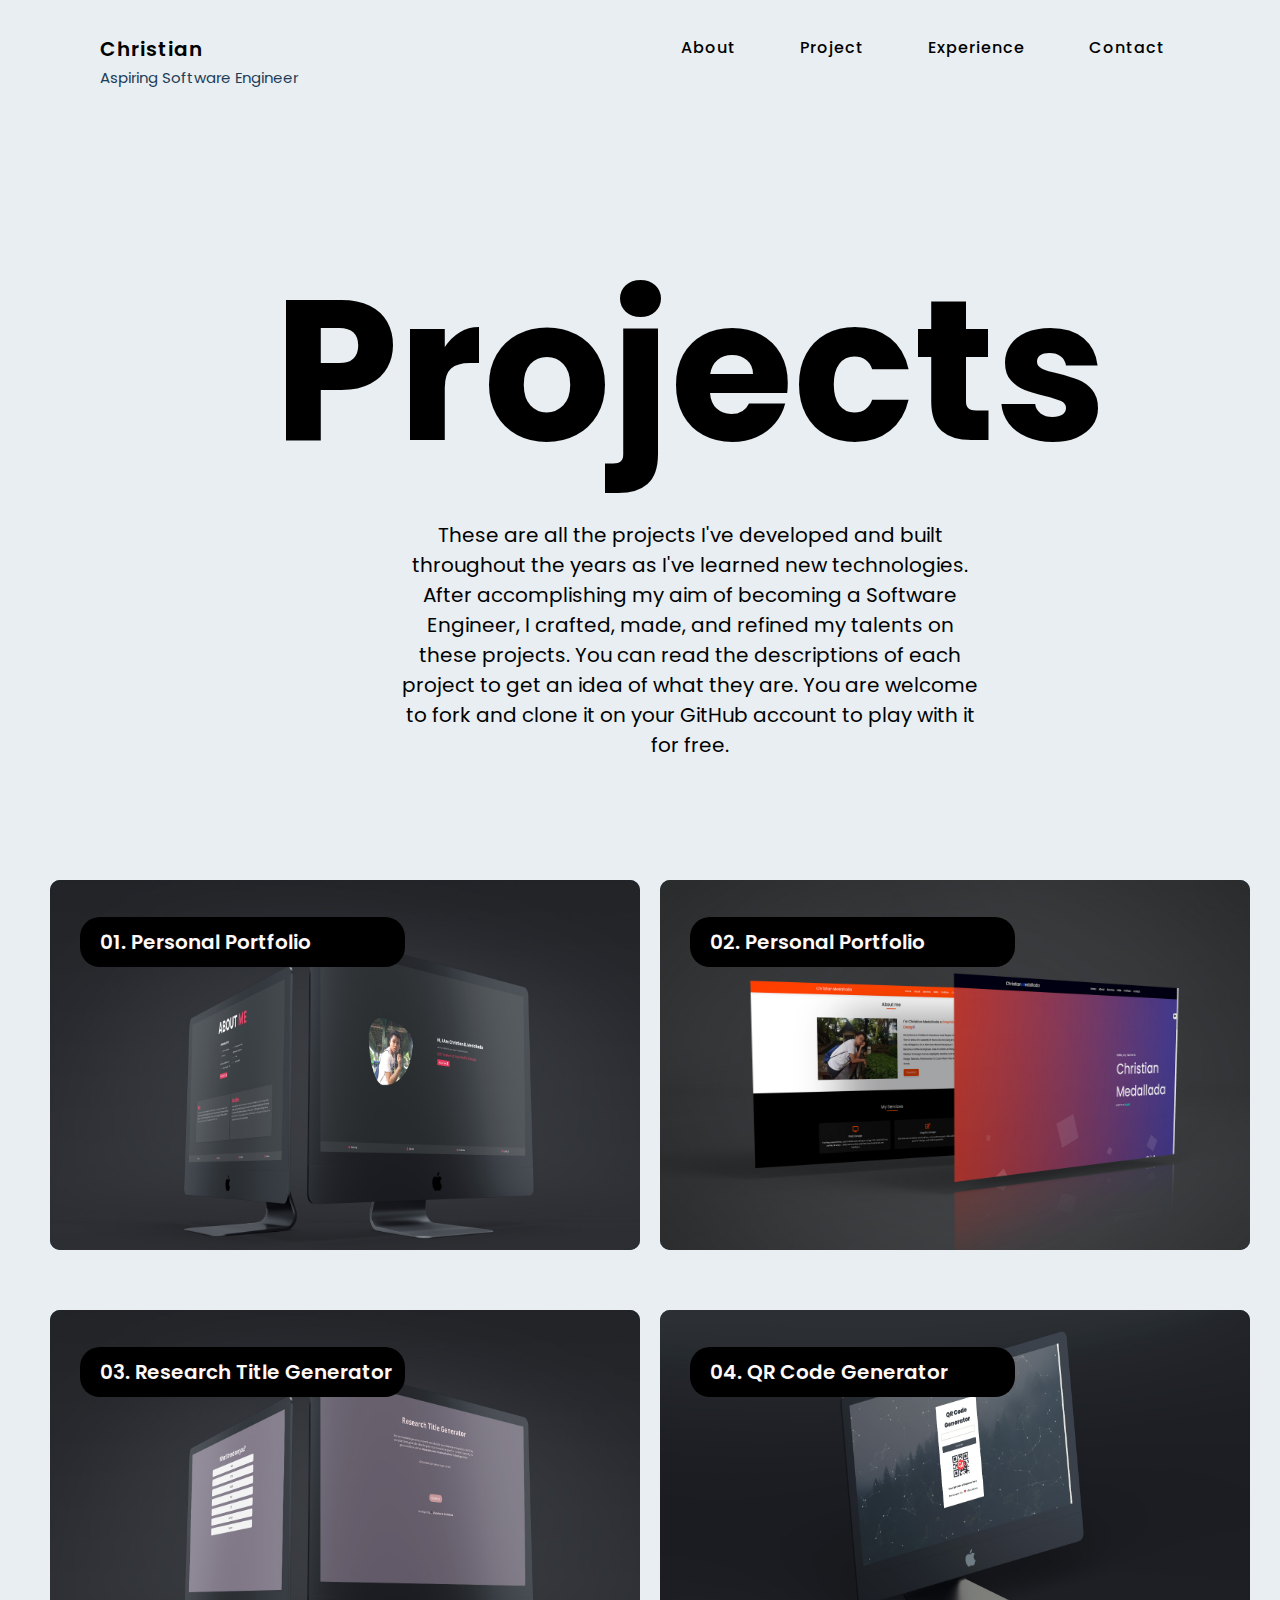
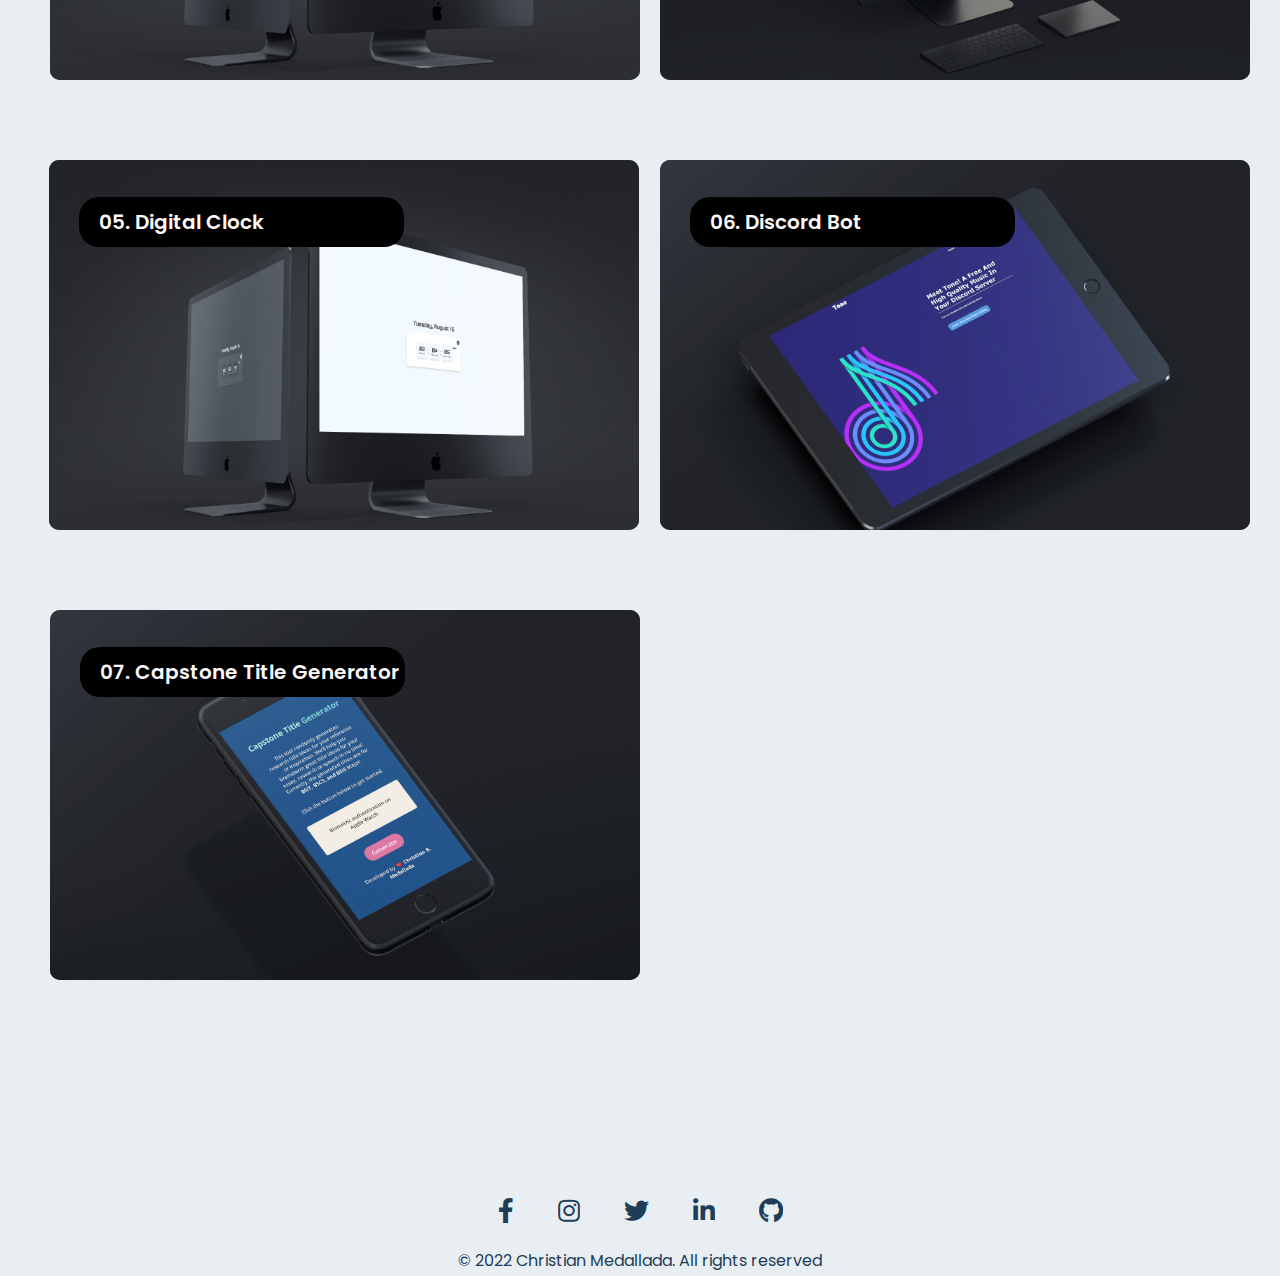
<file: projects.html>
<!DOCTYPE html>
<html lang="en" dir="ltr">
  <head>
    <meta charset="utf-8">
    <meta name="viewport" content="width=device-width, initial-scale=1.0 user-scalable=0">
    <title>Christian Medallada</title>
    <!----------------------------FAVICON----------------------->
    <link rel="shortcut icon" href="./images/CM Logo.jpg" type="image/x-icon" />
    <!----------------------------CSS ----------------------->
    <link rel="stylesheet" href="./assets/style.css">
    <link rel="stylesheet" href="https://cdnjs.cloudflare.com/ajax/libs/font-awesome/5.15.4/css/all.min.css">
  </head>
  <body>

    <!---------------------NAVIGATION BAR ----------------------->

    <section>
        <input type="checkbox" id="check">
        <header>
          </div>
          <h2><a href="index.html" class="logo">Christian</a></h2>
          <div class="navigation">
            <a href="about.html">About</a>
            <a href="projects.html">Project</a>
            <a href="experience.html">Experience</a>
            <a href="contact.html">Contact</a>
          </div>
          <label for="check">
          <i class="fas fa-bars menu-btn"></i>
          <i class="fas fa-times close-btn"></i>
          </label>
        </header>
        <h4><a href="index.html" class="Subtitle">Aspiring Software Engineer</a></h4>

        <!---------------------PROJECTS----------------------->

        <div class="project-work">
            <h1>Projects</h1>
            <h3>These are all the projects I've developed and built throughout the years as I've learned new technologies.
                After accomplishing my aim of becoming a Software Engineer, I crafted, made, and refined my talents on these projects. 
                You can read the descriptions of each project to get an idea of what they are. 
                You are welcome to fork and clone it on your GitHub account to play with it for free.</h3>
        </div>

        <div class="work-container">
            <div class="box1">
              <div class="work-content">
                  <a href="https://tianmeds.github.io/TianPortfolio/" target="_blank"><img src="./images/Mockup-Portfolio.jpg" width="610px" height="400px" > </a>
                  <div class="work-overlay">
                    <a href="https://tianmeds.github.io/TianPortfolio/" style="text-decoration: none;" target="_blank"><div class="work-text">01. Personal Portfolio</div></a>
                  </div>
              </div>
            </div>
    
          
            <div class="box2">
              <div class="work-content">
                <a href="https://tianmeds.github.io/SecondPortfolio/" target="_blank"><img src="./images/Mockup-2ndPortfolio.jpg" width="610px" height="400px" ></a>
                  <div class="work-overlay">
                    <a href="https://tianmeds.github.io/SecondPortfolio/" style="text-decoration: none;" target="_blank"><div class="work-text">02. Personal Portfolio</div></a>
                  </div>       
                </div>
              </div>
    
            <div class="box3">
              <div class="work-content">
                <a href="https://tianmeds.github.io/ResearchTitleGenerator/" target="_blank"><img src="./images/Mockup-Research.jpg" width="610px" height="400px" ></a>  
                    <div class="work-overlay">
                      <a href="https://tianmeds.github.io/ResearchTitleGenerator/" style="text-decoration: none;" target="_blank"><div class="work-text">03. Research Title Generator</div></a>
                    </div>  
              </div>
            </div> 
            <div class="box4">
              <div class="work-content">
                <a href="https://tianmeds.github.io/QR-Code-Generator/" target="_blank"><img src="./images/Mockup-QR.jpg" width="610px" height="400px" > </a>
                    <div class="work-overlay">
                      <a href="https://tianmeds.github.io/QR-Code-Generator/" style="text-decoration: none;" target="_blank"><div class="work-text">04. QR Code Generator</div></a>
                    </div>      
              </div>
            </div>
            <div class="box5">
                <div class="work-content">
                  <a href="https://tianmeds.github.io/DigitalClock/" target="_blank"><img src="./images/Mockup-Digital-Clock.jpg" width="610px" height="400px" ></a>  
                      <div class="work-overlay">
                        <a href="https://tianmeds.github.io/DigitalClock/" style="text-decoration: none;" target="_blank"><div class="work-text">05. Digital Clock</div></a>
                      </div>  
                </div>
            </div> 
            <div class="box6">
                <div class="work-content">
                  <a href="https://tianmeds.github.io/DiscordWebsite/" target="_blank"><img src="./images/Mockup-Discord-Web.jpg " width="610px" height="400px" ></a>  
                      <div class="work-overlay">
                        <a href="https://tianmeds.github.io/DiscordWebsite/" style="text-decoration: none;" target="_blank">
                          <div class="work-text">06. Discord Bot</div>
                        </a>
                      </div>  
                </div>
            </div> 
            <div class="box7">
              <div class="work-content">
                <a href="http://tianmeds.me/Capstone-Generator/" target="_blank"><img src="./images/Mockup-Capstone.jpg " width="610px" height="400px" ></a>  
                    <div class="work-overlay">
                      <a href="http://tianmeds.me/Capstone-Generator/" style="text-decoration: none;" target="_blank">
                        <div class="work-text">07. Capstone Title Generator</div>
                      </a>
                    </div>  
              </div>
          </div> 
        </div>

        <!---------------------FOOTER----------------------->
        
        <div class="work-footer">
          <a href="https://www.facebook.com/Cmedsss" target="_blank" class="social-btn"><i class="	fab fa-facebook-f"></i></a>
          <a href="https://www.instagram.com/tiaanmeds/" target="_blank" class="social-btn"><i class="	fab fa-instagram"></i></a>
          <a href="https://twitter.com/TianMeds" target="_blank" class="social-btn"><i class="	fab fa-twitter"></i></a>
          <a href="https://www.linkedin.com/in/tianmeds/" target="_blank" class="social-btn"><i class="	fab fa-linkedin-in"></i></a>
          <a href="https://github.com/TianMeds" target="_blank" class="social-btn"><i class="	fab fa-github"></i></a>
          <p>© 2022 Christian Medallada. All rights reserved</p>
    </section>
</body>
</html>
</file>
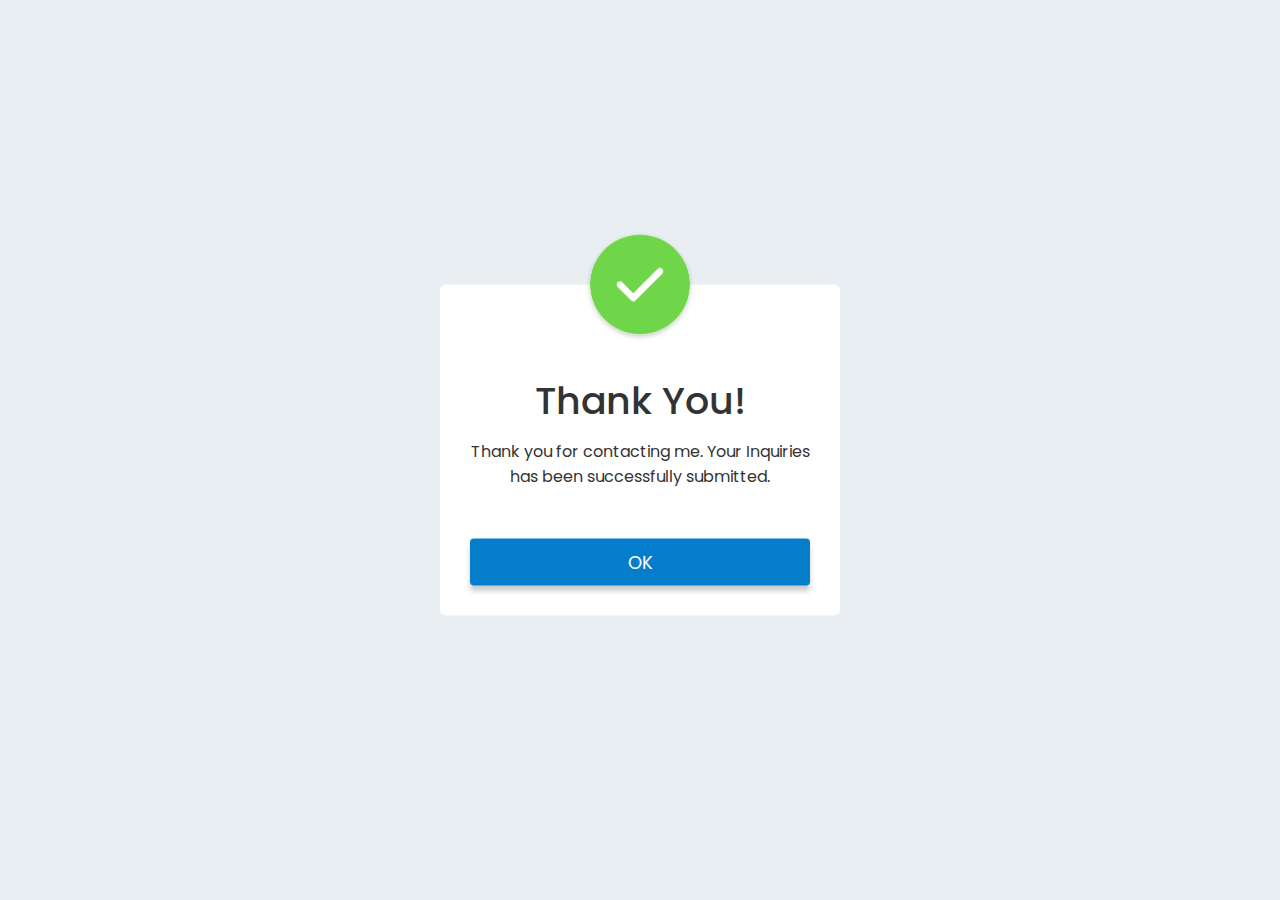
<file: thank.html>
<!DOCTYPE html>
<html lang="en">
<head>
    <meta charset="utf-8">
    <meta name="viewport" content="width=device-width, initial-scale=1.0 user-scalable=0">
    <title>Christian Medallada</title>
    <!----------------------------FAVICON----------------------->
    <link rel="shortcut icon" href="./images/CM Logo.jpg" type="image/x-icon" />
    <!----------------------------CSS ----------------------->
    <link rel="stylesheet" href="./assets/style.css">
    <link rel="stylesheet" href="https://cdnjs.cloudflare.com/ajax/libs/font-awesome/5.15.4/css/all.min.css">
    <script src="/assets/app.js"> </script>
</head>
<body>
    <div class="message-submit" id="message-submit">
        <img src="/images/tick.webp">
        <h2>Thank You!</h2>
        <p>Thank you for contacting me. Your Inquiries has been successfully submitted. </p>
        <button type="button" onclick="history.back()" id="reset" >OK</button>
    </div> 
</body>
</html>
</file>
<file: assets/style.css>
@import url('https://fonts.googleapis.com/css2?family=Poppins:wght@200;300;400;500;600;700;800;900&display=swap');

html{
  background-color: var(--primary-color);
  overflow-x: hidden; 
}
/* width */
::-webkit-scrollbar {
  width: 10px;
}
/* Track */
::-webkit-scrollbar-track {
  box-shadow: inset 0 0 5px #e8eef1; 
  border-radius: 10px;
}

/* Handle */
::-webkit-scrollbar-thumb {
  background: #1e3d58; 
  border-radius: 10px;
}
/* Handle on hover */
::-webkit-scrollbar-thumb:hover {
  background: #b30000; 
}
:root{
  --primary-color: #e8eef1;
  --secondary-color: #1e3d58;
}
*{
  margin: 0;
  padding: 0;
  box-sizing: border-box;
  font-family: "Poppins", sans-serif;
}
section{
  position: relative;
  width: 100%;
  min-height: 1040px;
  display: flex;
  flex-direction: column;
  justify-content: flex-start;
  background-color: var(--primary-color);
  background-size: cover;
  background-position: center;
}
header{
  position: relative;
  top: 0;
  width: 100%;
  padding: 30px 100px;
  display: flex;
  justify-content: space-between;
  align-items: center;
}

/* ===============  INTRO  =============== */
.intro{
  position: fixed;
  z-index: 5;
  left: 0;
  top: 0;
  width: 100%;
  height: 100vh;
  background-color: #161616;
  transition: 1s;
}
.logo-header{
  position: absolute;
  top: 40%;
  left: 50%;
  transform: translate(-50%, -50%);
  color: #fff;
}
.logo1{
  font-size: 100px;
  position: relative;
  display: inline-block;
  bottom: -20px;
  opacity: 0;
}
.logo1.active{
  bottom: 0;
  opacity: 1;
  transition: ease-in-out 0.5s;
}
.logo1.fade{
  bottom: 150px;
  opacity: 0;
  transition: ease-in-out 0.5s;
}
/* =============== NAVIGATION BAR  =============== */
label{
  display: none;
}
header .logo{
  position: relative;
  color: #000;
  font-size: 20px;
  text-decoration: none;
  text-transform: capitalize;
  font-weight: 600;
  letter-spacing: 1px;
}
header .logo:hover{
  color:rgb(97, 99, 219);
}
header .logo::before{
  content: " ";
  position: absolute;
  display: block;
  width: 100%;
  height: 2px;
  bottom: 0;
  left: 0;
  background-color: #000;
  transform: scaleX(0);
  transition: transform 0.3s ease;
}
.Subtitle{
  margin-left: 100px;
  margin-top: -100px;
  position: relative;
  top: -30px;
  font-weight: normal;
  font-size: 15px;
  cursor: pointer;
  text-decoration: none;
  color: var(--secondary-color);
}
header .navigation a{
  color: #000;
  font-size: 16px;
  font-family: Poppins, sans-serif;
  text-decoration: none;
  font-weight: 500;
  letter-spacing: 1px;
  padding: 2px 15px;
  border-radius: 20px;
  transition: 0.3s;
  text-decoration: none;
  display: inline-block;
  position: relative;
}
header .navigation a:not(:last-child){
  margin-right: 30px;
}
header .navigation a:hover{
  color:rgb(97, 99, 219);
}
header .navigation a::before{
  content: " ";
  position: absolute;
  display: block;
  width: 100%;
  height: 2px;
  bottom: 0;
  left: 0;
  background-color: #000;
  transform: scaleX(0);
  transition: transform 0.3s ease;
}
header .navigation a:hover::before{
  transform: scaleX(1);
}
/* ===============  SERVICES =============== */
.services h1{
  color: var(--secondary-color);
  font-size: 50px;
  font-family: Poppins, sans-serif;
  text-align: center;
}
.services h2{
  font-size: 20px;
  color: rgb(135, 134, 134);
  opacity: 0.9;
  font-family: Poppins,-apple-system, BlinkMacSystemFont, 'Segoe UI', Roboto, Oxygen, Ubuntu, Cantarell, 'Open Sans', 'Helvetica Neue', sans-serif, sans-serif;
  text-align: center;
}
.content{
  max-width: 650px;
  margin: 60px 100px;
  position: relative;
  top: 100px;
}
.content .info h4{
    font-weight: normal;
}
.content .info h2{
  color: rgb(84, 38, 82);
  font-size: 55px;
  text-transform: capitalize;
  font-weight: 800;
  letter-spacing: 2px;
  line-height: 60px;
  white-space: nowrap;
  margin-top: 20px;
  margin-bottom: 10px;
}
.content .info h2 span{
  color: #fff;
  font-size: 50px;
  font-weight: 600;
}
.content .info h3{
  color:rgb(91, 134, 143);
  font-size: 60px;
  font-family: Poppins, -apple-system, BlinkMacSystemFont, "Segoe UI", Roboto, Oxygen, Ubuntu, Cantarell, "Open Sans", "Helvetica Neue", sans-serif;
  white-space: nowrap;
}
.content .info p{
  font-size: 16px;
  font-weight: 500;
  margin-bottom: 40px;
}
.content .info-btn{
    position: relative;
    top: 25px;
    display: inline-block;
    padding: 1rem 2rem;
    background-color: #057dcd;
    color: #fff;
    border-radius: .5rem;
    border: 2px solid #057dcd;
    box-shadow: 0 10px 10px rgba(0, 0, 0, .1);
    transition: all 300ms ease-in-out;
    cursor: pointer;
    margin-left: 20px;
    text-decoration: none;
}
.content .info-btn:hover{
    transform: translateY(-3px);
    background-color: transparent;
    color: inherit;
}
/* =============== HAMBURGER=============== */
#check{
  z-index: 6;
  display: none;
}
/* ===============  SERVICES BOX  =============== */
.container{
  position: relative;
  width: 1200px;
  height: 300px;
  margin: 240px auto;
}
.container .box1{
  position: relative;
  width: calc(400px - 30px);
  height: calc(400px - 30px);
  background: var(--secondary-color);
  float: left;
  margin: 15px;
  box-sizing: border-box;
  overflow: hidden;
  border-radius: 10px;
  color:#fff;
  transition: 0.3;
}
.container .box1:hover{
  transform: translate(0, -10px);
}
.box1 .content{
  margin: 30px;
  margin-top: -90px;
  text-align: left;
}
.box1 .content li{
 margin-top: 0.5em ;
 margin-left: 1.5em;
}
.container .box2{
  position: relative;
  width: calc(400px - 30px);
  height: calc(400px - 30px);
  background: var(--secondary-color);
  float: left;
  margin: 15px;
  box-sizing: border-box;
  overflow: hidden;
  border-radius: 10px;
  color:#fff;
  transition: 0.3s;
}
.box2 .content{
  margin: 30px;
  margin-top: -90px;
  text-align: left;
}
.box2 .content li{
 margin-top: 0.5em ;
 margin-left: 1.5em;
}
.container .box2:hover{
  transform: translate(0, -10px);
}
.container .box3{
  position: relative;
  width: calc(400px - 30px);
  height: calc(400px - 30px);
  background: var(--secondary-color);
  float: left;
  margin: 15px;
  box-sizing: border-box;
  overflow: hidden;
  border-radius: 10px;
  color:#fff;
  transition: 0.3s;
}

.box3 .content{
  margin: 30px;
  margin-top: -90px;
  text-align: left;
}
.box3 .content li{
 margin-top: 0.5em ;
 margin-left: 1.5em;
}

.container .box3:hover{
  transform: translate(0, -10px);
}
.service-text{
  text-align: center;
  position: relative;
  bottom: 90px;
}
.service-text a{
  text-decoration: none;
}
/* =============== PROJECT SECTION =============== */
.projects-section{
  position: relative;
  top: 100px;
}
.projects{
  color: var(--secondary-color);
  font-size: 50px;
  font-family: Poppins, sans-serif;
  text-align: center;
}
.project-container{
    position: relative;
    width: 1200px;
    height: 300px;
    margin: 100px auto;
}
.project-container .box1{
    position: relative;
    width: calc(620px - 30px);
    height: calc(400px - 30px);
    background: var(--secondary-color);
    margin: 20px;
    margin-left: -10px;
    box-sizing: border-box;
    overflow: hidden;
    border-radius: 10px;
    color:#fff;
    transition: 0.3s;
    display: block;
    transition: transform .5s ease;
    z-index: 3;
}
.project-container .box1:hover{
  transform: scale(1.1);
}
.overlay {
  position: relative;
  top: -350px;
  right: 30px;
  background-color: var(--secondary-color);
  overflow: hidden;
  width: 0;
  height: 50%;
  transition: .5s ease;
}
.content:hover .overlay {
  width: 50%;
}
.text{
  margin-left: 20px;
  white-space: nowrap;
  color: rgb(255, 249, 249);
  font-weight: 600;
}
.project-container .box2{
  position: relative;
  bottom: 390px;
  left: 620px;
  width: calc(620px - 30px);
  height: calc(400px - 30px);
  background: var(--secondary-color);
  margin: 20px;
  margin-left: -10px;
  box-sizing: border-box;
  overflow: hidden;
  border-radius: 10px;
  color:#fff;
  transition: 0.3s;
  display: block;
  z-index: 4;
}
.project-container .box2:hover{
  transform: scale(1.1);
}
.project-container .box3{
  position: relative;
  bottom: 350px;
  width: calc(620px - 30px);
  height: calc(400px - 30px);
  background: var(--secondary-color);
  margin: 20px;
  margin-left: -10px;
  box-sizing: border-box;
  overflow: hidden;
  border-radius: 10px;
  color:#fff;
  transition: 0.3s;
  display: block;
  z-index: 4;
}
.project-container .box3:hover{
  transform: scale(1.1);
}
.project-container .box4{
  position: relative;
  bottom: 740px;
  left: 620px;
  width: calc(620px - 30px);
  height: calc(400px - 30px);
  background: var(--secondary-color);
  margin: 20px;
  margin-left: -10px;
  box-sizing: border-box;
  overflow: hidden;
  border-radius: 10px;
  color:#fff;
  transition: 0.3s;
  display: block;
  z-index: 3;
}
.project-container .box4:hover{
  transform: scale(1.1);
}
.box4 .overlay {
  position: relative;
  top: -350px;
  right: 100px;
  background-color: var(--secondary-color);
  overflow: hidden;
  width: 0;
  height: 50%;
  transition: .5s ease;
}
.box4 .content:hover .overlay {
  width: 70%;
}
.text{
  margin-left: 20px;
  white-space: nowrap;
  color: rgb(255, 249, 249);
  font-weight: 600;
}
.view .info-btn{
  position: relative;
  top: 40px;
  margin: 0 auto;
  width: 200px;
  align-items: center;
  display: block;
  line-height: 30px;
  text-align: center;
  padding: 1rem 2rem;
  background-color: #057dcd;
  color: #fff;
  border-radius: .5rem;
  border: 2px solid #057dcd;
  border-color:#057dcd ;
  font-size: 20px;
  white-space: nowrap;
  word-spacing: 2px;
  box-shadow: 0 10px 10px rgba(0, 0, 0, .1);
  transition: all 300ms ease-in-out;
  cursor: pointer;
  text-decoration: none;
}
.view .info-btn:hover{
  transform: translateY(-3px);
  background-color: transparent;
  color: inherit;
}
.content img{
  margin-left: -30px;
  margin-top: -20px;
} 
.box4 .content img{
  margin-left: -100px;
  margin-top: -160px;
} 
/* =============== FOOTER =============== */
.footer {
  position: relative;
  top: 800px;
  text-align: center;
  padding: 3px;
  background-color: var(--primary-color);
  color: var(--secondary-color);
}
.social-btn{
  position: relative;
  bottom: -10px;
  margin: 20px;
  font-size: 25px;
  color: var(--secondary-color);
  overflow: hidden;
  transition: 0.3s;
  display: inline-block;
  z-index: 3;
}
.social-btn:hover{
  color: #057dcd;
  transform: scale(1.5);
}
/* ===============  ABOUT ME SECTION  =============== */
.about{
  position: relative;
  top: 100px;
}
.about h1{
  font-weight: bolder;
  font-size: 120px;
  margin-left: 100px;
}
.about h3{
  font-weight: normal;
  margin-left: 100px;
  font-size: 20px;
  color: #6d6d6e;
}
.left{
  position: relative;
  top: 200px;
}
.left h1{
  font-size: 25px;
  position: relative;
  bottom: 20px;
  margin-left: 100px;
  font-weight: 600;
}
.left h3{
  white-space: pre;
  margin-left: 100px;
  font-weight: normal;
}
.about-contact{
  text-decoration: none;
  color: #731cd7;
}
.left1{
  position: relative;
  top: 250px;
}
.left1 h1{
  font-size: 25px;
  position: relative;
  bottom: 20px;
  margin-left: 100px;
  font-weight: 600;
}
.left1 h3{
  white-space: pre;
  margin-left: 100px;
  font-weight: normal;
}
.title-link{
  margin-left: 100px;
  position: relative;
  bottom: 60px;
  font-size: 25px;
  font-weight: 600;
}
.fa-caret-right{
  margin: 15px;
}
.left2{
  position: relative;
  bottom: 70px;
  width: calc(180px - 10px);
  height: calc(300px - 10px);
  background: var(--primary-color);
  margin: 15px;
  margin-left: 100px;
  box-sizing: border-box;
  overflow: hidden;
  border-radius: 10px;
  color:#fff;
  transition: 0.3s;
}
.socialmedia-btn{
  position: relative;
  top: 20px;
  color: var(--secondary-color);
  font-size: 20px;
  text-decoration: none;
  font-weight: 500;
  letter-spacing: 1px;
  display: inline-block;
}
.socialmedia-btn:hover{
  color: #057dcd;
}
.socialmedia-btn:after{
  content: '';
  position: absolute;
  width: 100%;
  transform: scaleX(0);
  height: 2px;
  bottom: 0;
  left: 0;
  background-color: #0087ca;
  transform-origin: bottom center;
  transition: transform 0.25s ease-out;
}
.socialmedia-btn:hover:after{
  transform: scaleX(1);
  transform-origin: bottom center;
}
.right h1{
  position: relative;
  bottom: 100px;
  right: 400px;
  font-size: 20px;
  white-space: pre;
  font-weight: normal;
  margin-left: 950px;
}
/* =============== SKILLS  =============== */
.skills-right{
  position: relative;
  top: -410px;
  left: 460px;
  font-size: 50px;
  font-weight: 700;
}
.skill-container{
  position: relative;
  width: 1100px;
  height: 300px;
  margin: 220px auto;
  margin-left: 250px;
}
.skill-container .box5{
  position: relative;
  top: -600px;
  left: 190px;
  width: calc(150px - 30px);
  height: calc(150px - 30px);
  background: #1e3d58;
  float: left;
  margin: 15px;
  margin-left: 20px;
  box-sizing: border-box;
  overflow: hidden;
  border-radius: 10px;
  color:#fff;
  transition: 0.3s;
  z-index: 3;
}
.skill-container .box5:hover{
  background: #a1a1aa;
  transform: scale(1.2);
}
.skill-container .box6{
  position: relative;
  top: -450px;
  left: -120px;
  width: calc(150px - 30px);
  height: calc(150px - 30px);
  background: var(--secondary-color);
  float: left;
  margin: 15px;
  margin-left: 20px;
  box-sizing: border-box;
  overflow: hidden;
  border-radius: 10px;
  color:#fff;
  transition: 0.3s;
  z-index: 3;
}
.skill-container .box6:hover{
  background: #a1a1aa;
  transform: scale(1.2);
}
.skill-container .box7{
  position: relative;
  top: -600px;
  left: 190px;
  width: calc(150px - 30px);
  height: calc(150px - 30px);
  background: var(--secondary-color);
  float: left;
  margin: 15px;
  margin-left: 20px;
  box-sizing: border-box;
  overflow: hidden;
  border-radius: 10px;
  color:#fff;
  transition: 0.3s;
  z-index: 3;
}
.skill-container .box7:hover{
  background: #a1a1aa;
  transform: scale(1.2);
}
.skill-container .box8{
  position: relative;
  top: -600px;
  left: 190px;
  width: calc(150px - 30px);
  height: calc(150px - 30px);
  background: var(--secondary-color);
  float: left;
  margin: 15px;
  margin-left: 20px;
  box-sizing: border-box;
  overflow: hidden;
  border-radius: 10px;
  color:#fff;
  transition: 0.3s;
  z-index: 3;
}
.skill-container .box8:hover{
  background: #a1a1aa;
  transform: scale(1.2);
}
.skill-container .box9{
  position: relative;
  top: -600px;
  left: 190px;
  width: calc(150px - 30px);
  height: calc(150px - 30px);
  background: var(--secondary-color);
  float: left;
  margin: 15px;
  margin-left: 20px;
  box-sizing: border-box;
  overflow: hidden;
  border-radius: 10px;
  color:#fff;
  transition: 0.3s;
  z-index: 3;
}
.skill-container .box9:hover{
  background: #a1a1aa;
  transform: scale(1.2);
}
.skill-container .box10{
  position: relative;
  top: -600px;
  left: 190px;
  width: calc(150px - 30px);
  height: calc(150px - 30px);
  background: var(--secondary-color);
  float: left;
  margin: 15px;
  margin-left: 20px;
  box-sizing: border-box;
  overflow: hidden;
  border-radius: 10px;
  color:#fff;
  transition: 0.3s;
  z-index: 3;
}
.skill-container .box10:hover{
  background: #a1a1aa;
  transform: scale(1.2);
}
.skill-content img{
  width:  90px;
  height: 90px;
  position: relative;
  top: 15px;
  left: 15px;
}
/* ===============  BLOGS  =============== */
.blog-section{
  position: relative;
  top: -700px;
  margin-left: 100px;
}
.title-blog{
  font-size: 50px;
  position: relative;
  left: 470px;
  top: -750px;
}
.blog-container{
  position: relative;
  width: 1200px;
  height: 300px;
  margin: -680px auto;
  margin-left: 450px;
}
.blog-container .box1{
  position: relative;
  width: calc(370px - 30px);
  height: calc(250px - 30px);
  background: var(--secondary-color);
  float: left;
  margin: 15px;
  margin-left: 10px;
  box-sizing: border-box;
  overflow: hidden;
  border-radius: 10px;
  color:#fff;
  transition: 0.3s;
}
.blog-container .box1:hover{
  transform: scale(1.1);
}
.blog-container .box2{
  position: relative;
  width: calc(370px - 30px);
  height: calc(250px - 30px);
  background:var(--secondary-color);
  float: left;
  margin: 15px;
  margin-left: 10px;
  box-sizing: border-box;
  overflow: hidden;
  border-radius: 10px;
  color:#fff;
  transition: 0.3s;
}
.blog-container .box2:hover{
  transform: scale(1.1);
}
.blog-content img{
  position: relative;
  width: 370px;
  height: 250px;
}
.Title-box .blog-text{
  position: absolute;
  top: 140px;
  left: -20px;
  width: calc(370px - 30px);
  height: calc(150px - 30px);
  opacity: 85%;
  background: var(--primary-color);
  float: left;
  margin: 15px;
  margin-left: 20px;
  box-sizing: border-box;
  overflow: hidden;
  color:#1e3d58;
  transition: 0.3s;
}
.blog-text{
  text-align: center;
  font-weight: 700;
  font-size: 20px;
}
.about-footer {
  position: relative;
  top: 1200px;
  text-align: center;
  padding: 3px;
  background-color: var(--primary-color);
  color: var(--secondary-color);
}
/* ========================  END OF ABOUT ME SECTION ========================= */

/* ===============  PROJECT SECTION   =============== */
.project-work{
  font-size: 100px;
  margin-left: 100px;
  margin-top: 100px;
  text-align: center;
}
.project-work h3{
  font-size: 20px;
  font-weight: normal;
  white-space: normal;
  margin-left: 300px;
  margin-right: 300px;
  text-align: center;
}
.work-container{
  position: relative;
  width: 1200px;
  height: 300px;
  margin: 100px auto;
}
.work-container .box1{
  position: relative;
  width: calc(620px - 30px);
  height: calc(400px - 30px);
  background: var(--secondary-color);
  margin: 20px;
  margin-left: 10px;
  box-sizing: border-box;
  overflow: hidden;
  border-radius: 10px;
  color:#fff;
  transition: 0.3s;
  display: block;
  transition: transform .5s ease;
  z-index: 3;
}
.work-container .box1:hover{
transform: scale(1.1);
}
.work-container .box2{
  position: relative;
  top: -390px;
  left: 610px;
  width: calc(620px - 30px);
  height: calc(400px - 30px);
  background: var(--secondary-color);
  margin: 20px;
  margin-left: 10px;
  margin-right: -100px;
  box-sizing: border-box;
  overflow: hidden;
  border-radius: 10px;
  color:#fff;
  transition: 0.3s;
  display: block;
  transition: transform .5s ease;
  z-index: 3;
}
.work-container .box2:hover{
  transform: scale(1.1);
}
.work-container .box3{
  position: relative;
  top: -350px;
  width: calc(620px - 30px);
  height: calc(400px - 30px);
  background: var(--secondary-color);
  margin: 20px;
  margin-left: 10px;
  box-sizing: border-box;
  overflow: hidden;
  border-radius: 10px;
  color:#fff;
  transition: 0.3s;
  display: block;
  transition: transform .5s ease;
  z-index: 3;
}
.work-container .box3:hover{
  transform: scale(1.1);
}
.work-container .box4{
  position: relative;
  top: -740px;
  left: 610px;
  width: calc(620px - 30px);
  height: calc(400px - 30px);
  background: var(--secondary-color);
  margin: 20px;
  margin-left: 10px;
  box-sizing: border-box;
  overflow: hidden;
  border-radius: 10px;
  color:#fff;
  transition: 0.3s;
  display: block;
  transition: transform .5s ease;
  z-index: 3;
}
.work-container .box4:hover{
  transform: scale(1.1);
}
.work-container .box5{
  position: relative;
  top: -680px;
  left: -1px;
  width: calc(620px - 30px);
  height: calc(400px - 30px);
  background: var(--secondary-color);
  margin: 20px;
  margin-left: 10px;
  box-sizing: border-box;
  overflow: hidden;
  border-radius: 10px;
  color:#fff;
  transition: 0.3s;
  display: block;
  transition: transform .5s ease;
  z-index: 3;
}
.work-container .box5:hover{
  transform: scale(1.1);
}
.work-container .box6{
  position: relative;
  top: -1070px;
  left: 610px;
  width: calc(620px - 30px);
  height: calc(400px - 30px);
  background: var(--secondary-color);
  margin: 20px;
  margin-left: 10px;
  box-sizing: border-box;
  overflow: hidden;
  border-radius: 10px;
  color:#fff;
  transition: 0.3s;
  display: block;
  transition: transform .5s ease;
  z-index: 3;
}
.work-container .box6:hover{
  transform: scale(1.1);
}
.work-container .box7{
  position: relative;
  top: -1010px;
  width: calc(620px - 30px);
  height: calc(400px - 30px);
  background: var(--secondary-color);
  margin: 20px;
  margin-left: 10px;
  box-sizing: border-box;
  overflow: hidden;
  border-radius: 10px;
  color:#fff;
  transition: 0.3s;
  display: block;
  transition: transform .5s ease;
  z-index: 3;
}
.work-container .box7:hover{
  transform: scale(1.1);
}
.work-overlay {
position: relative;
top: -370px;
right: -30px;
background-color: #000;
justify-content: center;
border-radius: 20px;
overflow: hidden;
width: 55%;
height: 50px;
transition: .5s ease;
text-decoration: none;
}
.work-text{
margin-top: 10px;
margin-left: 20px;
white-space: nowrap;
color: rgb(255, 249, 249);
font-weight: 600;
font-size: 20px;
}
.work-footer {
  position: relative;
  top: 1500px;
  text-align: center;
  padding: 3px;
  background-color: var(--primary-color);
  color: #1e3d58;
}

/* ========================  END OF PROJECT SECTION ========================= */

/* ========================  EXPERIENCE SECTION ========================= */
.experience-section h1{
  font-size: 120px;
  margin-top: 80px;
  margin-left: 100px;
}
.experience-container{
  position: relative;
  width: 1200px;
  height: 300px;
  margin: 200px auto;
}
.experience-container .box1{
  position: relative;
  left: 200px;
  width: calc(620px - 30px);
  height: calc(250px - 30px);
  background: var(--secondary-color);
  margin: 20px;
  margin-left: 100px;
  box-sizing: border-box;
  overflow: hidden;
  border-radius: 10px;
  color:#fff;
  transition: 0.3s;
  display: block;
  transition: transform .5s ease;
  z-index: 3;
}
.experience-container .box2{
  position: relative;
  top: -150px;
  left: 200px;
  width: calc(620px - 30px);
  height: calc(250px - 30px);
  background: var(--secondary-color);
  margin: 20px;
  margin-left: 100px;
  box-sizing: border-box;
  overflow: hidden;
  border-radius: 10px;
  color:#fff;
  transition: 0.3s;
  display: block;
  transition: transform .5s ease;
  z-index: 3;
}
.experience-container .box3{
  position: relative;
  top: -290px;
  left: 200px;
  width: calc(620px - 30px);
  height: calc(250px - 30px);
  background: var(--secondary-color);
  margin: 20px;
  margin-left: 100px;
  box-sizing: border-box;
  overflow: hidden;
  border-radius: 10px;
  color:#fff;
  transition: 0.3s;
  display: block;
  transition: transform .5s ease;
  z-index: 3;
}
.divide{
  margin-left: 20px;
  width: 550px;
}
.exper-content h1{
  text-align: center;
  margin-top: 20px;
  margin-bottom: 10px;
  font-size: 30px;
  font-weight: bolder;
}
.exper-content h4{
  margin-left: 20px;
  margin-top: 20px;
  font-size: 20px;
  font-weight: normal;
}
.exper-content p{
  margin-top: 20px;
  margin-left: 20px;
  font-weight: lighter;
}
.line{
  position: relative;
  top: -40px;
  left: 597px;
  border-left: 6px solid #a1a1aa  ;
  height: 200px;
}
.year{
  position: relative;
  top: 20px;
  left: 200px;
  font-size: 50px;
  color:var(--secondary-color);
}
.year1{
  position: relative;
  top: -130px;
  left: 250px;
  font-size: 50px;
  color:#1e3d58;
}
.year2{
  position: relative;
  top: -280px;
  left: 250px;
  font-size: 50px;
  color:var(--secondary-color);
}
.circles{
  position: relative;
  top: -30px;
  left: 590px;
  height: 20px;
  width: 20px;
  background-color: #a1a1aa;
  border-radius: 50%;
  display: inline-block;
  z-index: 3;
  animation: beat .55s infinite alternate;
	transform-origin: center;
}
@keyframes beat{
	to { transform: scale(1.4); }
}
.line1{
  position: relative;
  top: -190px;
  left: 597px;
  border-left: 6px solid #a1a1aa  ;
  height: 200px;
}
.circles1{
  position: relative;
  top: -180px;
  left: 590px;
  height: 20px;
  width: 20px;
  background-color: #a1a1aa;
  border-radius: 50%;
  display: inline-block;
  z-index: 3;
  animation: beat .55s infinite alternate;
	transform-origin: center;
}
/* ========================  CERTIFICATE ========================= */
.certification-section{
  position: relative;
  top: 900px;
}
.certificate{
  margin-left: 100px;
}
.cert-title{
  font-size: 120px;
}
.cert-container{
  position: relative;
  width: 1200px;
  height: 300px;
  margin: 100px auto;
}
.cert-container .box1{
  position: relative;
  left: 10px;
  width: calc(340px - 30px);
  height: calc(205px - 30px);
  background: var(--secondary-color);
  margin: 20px;
  box-sizing: border-box;
  overflow: hidden;
  border-radius: 10px;
  color:#fff;
  transition: 0.3s;
  display: block;
  transition: transform .5s ease;
  z-index: 3;
}
.cert-container .box1:hover{
transform: scale(1.1);
}
.cert-container .box2{
  position: relative;
  top: -195px;
  left: 340px;
  width: calc(340px - 30px);
  height: calc(205px - 30px);
  background: var(--secondary-color);
  margin: 20px;
  box-sizing: border-box;
  overflow: hidden;
  border-radius: 10px;
  color:#fff;
  transition: 0.3s;
  display: block;
  transition: transform .5s ease;
  z-index: 3;
}
.cert-container .box2:hover{
transform: scale(1.1);
}
.cert-container .box3{
  position: relative;
  top: -390px;
  left: 670px;
  width: calc(340px - 30px);
  height: calc(205px - 30px);
  background: var(--secondary-color);
  margin: 20px;
  box-sizing: border-box;
  overflow: hidden;
  border-radius: 10px;
  color:#fff;
  transition: 0.3s;
  display: block;
  transition: transform .5s ease;
  z-index: 3;
}
.cert-container .box3:hover{
transform: scale(1.1);
}
.cert-container .box4{
  position: relative;
  top: -390px;
  left: 10px;
  width: calc(340px - 30px);
  height: calc(205px - 30px);
  background: var(--secondary-color);
  margin: 20px;
  box-sizing: border-box;
  overflow: hidden;
  border-radius: 10px;
  color:#fff;
  transition: 0.3s;
  display: block;
  transition: transform .5s ease;
  z-index: 3;
}
.cert-container .box4:hover{
transform: scale(1.1);
}
.cert-container .box5{
  position: relative;
  top: -585px;
  left: 340px;
  width: calc(340px - 30px);
  height: calc(205px - 30px);
  background: var(--secondary-color);
  margin: 20px;
  box-sizing: border-box;
  overflow: hidden;
  border-radius: 10px;
  color:#fff;
  transition: 0.3s;
  display: block;
  transition: transform .5s ease;
  z-index: 3;
}
.cert-container .box5:hover{
transform: scale(1.1);
}
.cert-container .box6{
  position: relative;
  top: -780px;
  left: 670px;
  width: calc(340px - 30px);
  height: calc(205px - 30px);
  background: var(--secondary-color);
  margin: 20px;
  box-sizing: border-box;
  overflow: hidden;
  border-radius: 10px;
  color:#fff;
  transition: 0.3s;
  display: block;
  transition: transform .5s ease;
  z-index: 3;
}
.cert-container .box6:hover{
transform: scale(1.1);
}
.cert-container .box7{
  position: relative;
  top: -770px;
  left: 10px;
  width: calc(340px - 30px);
  height: calc(205px - 30px);
  background: var(--secondary-color);
  margin: 20px;
  box-sizing: border-box;
  overflow: hidden;
  border-radius: 10px;
  color:#fff;
  transition: 0.3s;
  display: block;
  transition: transform .5s ease;
  z-index: 3;
}
.cert-container .box7:hover{
transform: scale(1.1);
}
.cert-container .box8{
  position: relative;
  top: -965px;
  left: 340px;
  width: calc(340px - 30px);
  height: calc(205px - 30px);
  background: var(--secondary-color);
  margin: 20px;
  box-sizing: border-box;
  overflow: hidden;
  border-radius: 10px;
  color:#fff;
  transition: 0.3s;
  display: block;
  transition: transform .5s ease;
  z-index: 3;
}
.cert-container .box8:hover{
transform: scale(1.1);
}
.cert-container .box9{
  position: relative;
  top: -1160px;
  left: 670px;
  width: calc(340px - 30px);
  height: calc(205px - 30px);
  background: var(--secondary-color);
  margin: 20px;
  box-sizing: border-box;
  overflow: hidden;
  border-radius: 10px;
  color:#fff;
  transition: 0.3s;
  display: block;
  transition: transform .5s ease;
  z-index: 3;
}
.cert-container .box9:hover{ 
  transform: scale(1.1);
  }
.cert-content{
  margin-top: 30px;
  margin-left: 10px;
}
.cert-content h1{
  font-weight: bold;
}
.cert-content h4{
  margin-top: 10px;
  margin-bottom: 10px;
  font-weight: normal;
}
.cert-btn{
  text-decoration: none;
  margin-right: 10px;
  color:#fff;
}
.cert-btn:hover{
  color:rgb(178, 178, 219);
}
.cert-btn::before{
  content: " ";
  position: absolute;
  top: 140px;
  display: block;
  width: 40%;
  height: 2px;
  bottom: 0;
  left: 0;
  margin-left: 10px;
  background-color: rgb(255, 255, 255);
  transform: scaleX(0);
  transition: transform 0.3s ease;
}

.cert-btn:hover::before{
  transform: scaleX(1);
}
.fa-long-arrow-alt-right{
  margin-left: 10px;
  
}
.exper-footer{
  position: relative;
  top: 600px;
  text-align: center;
  padding: 3px;
  background-color: var(--primary-color);
  color: #1e3d58;
}
/* ========================  END OF EXPERIENCE SECTION ========================= */

/* ========================  CONTACT SECTION ========================= */
.contact-section h1{
    font-size: 120px;
    margin-left: 100px;
}
.left4{
  margin-left: 120px;
  font-size: 20px;
}
.left4 p{
  margin-right: 500px;
}
.left4 .icon{
  position: relative;
  top: 60px;
  margin-right: 2rem;
  font-size: 2.3rem;
  color: black;
}
.contact-content{
  position: relative;
  top: -5px;
  left: 70px;
}
form h2{
  font-size: 2rem;
  margin-bottom: 1rem;
}
.right5{
  position: relative;
  left: 600px;
  top: -320px;
}
form input,form textarea{
font-family: 'Poppins', sans-serif;
font-size: 15px;
padding: 1rem 0;
text-indent: 1rem;
border-radius: .5rem;
margin-bottom: 1rem;
width: 20%;
outline: none;
border: none;
border: 1px solid #ccc;
}
form .right div{
  display: flex;
}
form .right div input{
  flex: 1 1 50%;
}
form textarea{
  width: 40%;
  resize: vertical;
  margin-bottom: 3rem;
}
.send{
  width: 270px;
  height: 80px;
  border: 2px solid #057dcd;
  outline: none;
  background: #057dcd;
  color: #fff;
  border-radius: .5rem;
  font-size: 22px;
  box-shadow: 0 6px 20px -5px rgba(0, 0, 0, 0.4);
  cursor: pointer;
  position: relative;
  text-align: center;
  overflow: hidden;
  transition: all 300ms ease-in-out;
}
.send:hover{
  transform: translateY(-3px);
  background-color: transparent;
  color: inherit;
}
.check-boxs{
  width: 80px;
  height: 80px;
  border-radius: .5rem;
  box-shadow: 0 0 12px -2px rgba(0 ,0, 0,0.5);
  position: absolute;
  top: 0;
  right: -40px;
  opacity: 0;
}
.check-boxs svg{
  width: 40px;
  margin: 20px;
}
svg path{
  stroke-width: 3;
  stroke: #fff;
  stroke-dasharray: 34;
  stroke-dashoffset: 34;
  stroke-linecap: round;
}
.color-active{
  background: #f30558;
  transition: 1s;
}
.color-active .check-boxs{
  right: 0;
  opacity: 1;
  transition: 1s;
}
.color-active p{
  margin-right: 125px;
  transition: 1s;
}
.color-active svg path{
  stroke-dashoffset: 0;
  transition: 1s;
  transition-delay: 1s;
}
.contact-footer{
  position: relative;
  top: 50px;
  text-align: center;
  padding: 3px;
  background-color: var(--primary-color);
  color: var(--secondary-color);
}
/* ========================  END OF CONTACT SECTION ========================= */

/* ========================  THANK YOU SECTION ========================= */
.message-submit{
  width: 400px;
  background-color: #e8eef1;
  background: #fff;
  border-radius: 6px;
  position: absolute;
  top: 50%;
  left: 50%;
  transform: translate(-50%, -50%) scale(1);
  text-align: center;
  padding: 0 30px 30px;
  color: #333;
  transition: transform 0.4s, top 0.4s;
}

.message-submit img{
  width: 100px;
  margin-top: -50px;
  border-radius: 50%;
  box-shadow: 0 2px 5px rgba(0, 0, 0, 0.2);
}
.message-submit h2{
  font-size: 38px;
  font-weight: 500;
  margin: 30px 0 10px;
}
.message-submit button{
  width: 100%;
  margin-top: 50px;
  padding: 10px 0 ;
  background: #057dcd;
  color: #fff;
  border: 0;
  outline: none;
  font-size: 18px;
  border-radius: 4px;
  cursor: pointer;
  box-shadow: 0 5px 5px rgba(0, 0, 0, 0.2);
}

/* Responsive CSS */
/* ========================  MEDIA QUERIES ========================= */
@media (max-width: 1024px){

  /* ======================== HAMBURGER BUTTON ========================= */
  header .navigation{
    display: none;
  }
  label{
    position: relative;
    right: -50px;
    display: block;
    font-size: 25px;
    cursor: pointer;
    transition: 0.3s;
    transition-property: color;
  }
  label:hover{
    color: #057dcd;
  }
  label .close-btn{
    display: none;
  }
  #check:checked ~ header .navigation{
    z-index: 6;
    position: fixed;
    top: 0;
    bottom: 0;
    left: 0;
    right: 0;
    background: rgba(114, 223, 255, 0.9);
    display: flex;
    flex-direction: column;
    justify-content: center;
    align-items: center;
  }
  #check:checked ~  header .navigation a{
    font-weight: 700;
    margin-right: 0;
    margin-bottom: 50px;
    letter-spacing: 2px;
  }
  #check:checked ~ header label .close-btn{
    z-index: 6;
    position: fixed;
    display: block;
  }
  #check:checked ~ header label .menu-btn{
    display: none;
  }
  label .menu-btn{
    position: absolute;
  }

  /* ========================  HEADER ========================= */
  header .logo{
    position: absolute;
    bottom: -6px;
    left: 50px;
  }
  .Subtitle{
    margin-left: 50px;
    position: relative;
    top: 5px;
    font-weight: normal;
    font-size: 15px;
    cursor: pointer;
    text-decoration: none;
    color: #1e3d58;
  }
  /* ======================== SERVICES SECTION ========================= */
  .content .info h4{
    position: relative;
    left: -30px;
  }
  .content .info h2{
    position: relative;
    left: -34px;
    font-size: 45px;
    line-height: 50px;
    white-space: normal;
  }
  .content .info h3{
    position: relative;
    left: -30px;
    font-size: 30px;
    line-height: 40px;
    white-space: normal;
    margin-bottom: 20px;
  }
  .content .info h2 span{
    font-size: 40px;
    font-weight: 600;
  }

  .content .info p{
    position: relative;
    left: -30px;
    font-size: 14px;
  }
  .info-btn{
    position: relative;
    left: -50px;
  }
  .container .box1{
    position: relative;
    bottom: 240px;
    left: 190px;
    width: calc(350px - 10px);
    height: calc(400px - 10px);
    margin: 35px;
    
    transition: 0.3s;
}
  .container .box2{
    position: relative;
    top: 250px;
    right: 220px;
    width: calc(350px - 10px);
    height: calc(400px - 10px);
    margin: 35px;
    transition: 0.3s;
}
  .container .box3{
    position: relative;
    top: 250px;
    left: 190px;
    width: calc(350px - 10px);
    height: calc(400px - 10px);
    margin: 35px;
    transition: 0.3s;
}
  .service-text{
    position: relative;
    top: 650px;
    white-space: nowrap;
}
  .projects-section{
    position: relative;
    top: 800px;
}

/* ======================== PROJECT SECTION ========================= */
.view .info-btn{
  position: relative;
    left: 10px;
}
  .project-container .box1{
    position: relative;
    width: calc(620px - 30px);
    height: calc(400px - 30px);
    margin: 20px;
    margin-left: 100px;
    transition: 0.3s;
    transition: transform .5s ease;
}
  .project-container .box2{
    position: relative;
    width: calc(620px - 30px);
    height: calc(400px - 30px);
    background: #1e3d58;
    margin: 20px;
    margin-left: -520px;
    margin-top: 500px;
    transition: 0.3s;
    transition: transform .5s ease;
}
  .project-container .box3{
    position: relative;
    width: calc(620px - 30px);
    height: calc(400px - 30px);
    margin: 20px;
    margin-left: 100px;
    transition: 0.3s;
    transition: transform .5s ease;
}
  .project-container .box4{
    position: relative;
    width: calc(620px - 30px);
    height: calc(400px - 30px);
    margin: 20px;
    margin-left: -520px;
    margin-top: 500px;
    transition: 0.3s;
    transition: transform .5s ease;
}
  .footer{
    margin-top: 900px;
}

/* ======================== ABOUT ME SECTION ========================= */
  .about{
    position: relative;
    top: 100px;
}
  .about h1{
    font-size: 90px;
    margin-left: 50px;
}
  .about h3{
    margin-left: 50px;
    font-size: 20px;
}
  .left{
    position: relative;
    top: 150px;
}
  .left h1{
    font-size: 18px;
    position: relative;
    bottom: 20px;
    margin-left: 50px;
    font-weight: 600;
}
  .left h3{
    white-space: pre;
    margin-left: 50px;
    font-weight: normal;
    font-size: 15px;
}
  .about-contact{
    text-decoration: none;
    color: #731cd7;
}
  .left1{
    position: relative;
    top: 200px;
}
  .left1 h1{
    font-size: 18px;
    position: relative;
    bottom: 20px;
    margin-left: 50px;
    font-weight: 600;
}
  .left1 h3{
    white-space: pre;
    margin-left: 50px;
    font-weight: normal;
    font-size: 15px;
}
  .title-link{
    margin-left: 50px;
    position: relative;
    bottom: 300px;
    font-size: 25px;
    font-weight: 600;
}
  .fa-caret-right{
    margin: 15px;
}
  .left2{
    position: relative;
    bottom: 320px;
    width: calc(180px - 10px);
    height: calc(300px - 10px);
    margin: 15px;
    margin-left: 50px;
    transition: 0.3s;
}
  .socialmedia-btn{
    position: relative;
    top: 20px;
    font-size: 20px;
    display: inline-block;
  }
  .right h1{
    width: 350px;
    position: relative;
    bottom: 100px;
    right: 570px;
    font-size: 17px;
    white-space: normal;
    font-weight: normal;
    display: block;
  }

  /* ======================== SKILLS SECTION ========================= */
  .skills-right{
    position: relative;
    top: -410px;
    left: 300px;
    font-size: 40px;
    font-weight: 700;
  }
  .skill-container{
    position: relative;
    width: 1100px;
    height: 300px;
    margin: 220px auto;
    margin-left: 250px;
  }
  .skill-container .box5{
    position: relative;
    top: -600px;
    left: -250px;
  }
  .skill-container .box6{
    position: relative;
    top: -450px;
    left: -560px;
  }
  .skill-container .box7{
    position: relative;
    top: -600px;
    left: -250px;
  }
  .skill-container .box8{
    position: relative;
    top: -600px;
    left: -250px;
  }
  .skill-container .box9{
    position: relative;
    top: -600px;
    left: -250px;
  }
  .skill-container .box10{
    position:  relative;
    top: -600px;
    left: -250px;
  }

  /* ======================== BLOG SECTION ========================= */
  .blog-section{
    position: relative;
    top: -700px;
    margin-left: 100px;
  }
  .title-blog{
    font-size: 50px;
    position: relative;
    left: 250px;
  }
  .blog-container{
    position: relative;
    width: 1200px;
    height: 300px;
    margin: -680px auto;
    margin-left: 30px;
  }
  .about-footer {
    position: relative;
    top: 1200px;
  }

  /* ======================== PROJECT SECTION ========================= */
  .project-work h1{
    margin-left: -100px;
  }
  .project-work h3{
    position: relative;
    left: 210px;
    margin-left: -200px;
  }
  .work-container{
    position: relative;
    width: 1200px;
    height: 300px;
    margin: 100px auto;
  }
  .work-container .box1{
    position: relative;
    top: -50px;
    left: 100px;  
  }
  .work-container .box2{
    position: relative;
    top: -20px;
    left: 100px;
  }
  .work-container .box3{
    position: relative;
    top: 20px;
    left: 100px;
  }
  .work-container .box4{
    position: relative;
    top: 60px;
    left: 100px;
  }
  .work-container .box5{
    position: relative;
    top: 100px;
    left: 100px;
  }
  .work-container .box6{
    position: relative;
    top: 150px;
    left: 100px;
  }
  .work-container .box7{
    position: relative;
    top: 210px;
    left: 100px;
  }

  .work-footer {
    position: relative;
    top: 3000px;
    text-align: center;
    padding: 3px;
    background-color: #e8eef1;
    color: #1e3d58;
  }

  /* ======================== EXPERIENCE SECTION ========================= */
  .experience-section h1{
    font-size: 100px;
    margin-top: 80px;
    margin-left: 100px;
  }
  .experience-container{
    position: relative;
    width: 1200px;
    height: 300px;
    margin: 200px auto;
  }
  .experience-container .box1{
    position: relative;
    left: -10px;
  }
  .experience-container .box2{
    position: relative;
    top: -150px;
    left: -10px;
  }
  .experience-container .box3{
    position: relative;
    top: -290px;
    left: -10px;
  }
  .line{
    position: relative;
    top: -40px;
    left: 400px;
  }
  .year{
    position: relative;
    top: 20px;
    left: 50px;
  }
  .year1{
    position: relative;
    top: -130px;
    left: 50px;
  }
  .year2{
    position: relative;
    top: -280px;
    left: 50px;
  }
  .circles{
    position: relative;
    top: -30px;
    left: 393px;
  }
  
  .line1{
    position: relative;
    top: -190px;
    left: 400px;
  }
  .circles1{
    position: relative;
    top: -180px;
    left: 393px;
  }

  /* ========================CERTIFICATE SECTION ========================= */

  .certification-section{
    position: relative;
    top: 900px;
  }
  .certificate{
    margin-left: 70px;
  }
  .cert-title{
    font-size: 100px;
  }
  
  .cert-container{
    position: relative;
    left: -15px;
    width: 1200px;
    height: 300px;
    margin: 100px auto;
  }
  .cert-container .box1{
    position: relative;
    left: -10px;
  }
  .cert-container .box2{
    position: relative;
    top: -195px;
    left: 320px;
  }
  .cert-container .box3{
    position: relative;
    top: -195px;
    left: -10px;
  }
  .cert-container .box4{
    position: relative;
    top: -390px;
    left: 320px;
  }
  .cert-container .box5{
    position: relative;
    top: -385px;
    left: -10px;
  }
  
  .cert-container .box6{
    position: relative;
    top: -580px;
    left: 320px;
  }
  
  .cert-container .box7{
    position: relative;
    top: -570px;
    left: -10px;
  }
  
  .cert-container .box8{
    position: relative;
    top: -765px;
    left: 320px;
  }
	
  .cert-container .box9{
    position: relative;
    top: -765px;
    left: -10px;
  }
  .exper-footer{
    position: relative;
    top: 800px;
    left: -30px;
    text-align: center;
    padding: 3px;
    background-color: #e8eef1;
    color: #1e3d58;
  }

  /* ======================== CONTACT SECTION ========================= */
  .contact-section h1{
    font-size: 120px;
    margin-left: 100px;
}
  .left4{
    margin-left: 120px;
    font-size: 20px;
  }
  .left4 p{
    margin-right: 200px;
  }

  .left4 .icon{
    position: relative;
    top: 60px;
    margin-right: 2rem;
    font-size: 2.3rem;
    color: black;
  }
  .contact-content{
    position: relative;
    top: -5px;
    left: 70px;
  }
  form h2{
    font-size: 2rem;
    margin-bottom: 1rem;
  }
  .right5{
    position: relative;
    left: 120px;
    top: 100px;
  }
   form input,form textarea{
  font-family: 'Poppins', sans-serif;
  font-size: 15px;
  padding: 1rem 0;
  text-indent: 1rem;
  border-radius: .5rem;
  margin-bottom: 1rem;
  width: 35%;
  outline: none;
  border: none;
  border: 1px solid #ccc;
  }
  form .right div{
    display: flex;
  }
  form .right div input{
    flex: 1 1 50%;
  }
  form textarea{
    width: 70%;
    resize: vertical;
    margin-bottom: 3rem;
  }
  .contacts .send{
    position: relative;
    top: -20px;
    margin: 0px auto;
    margin-left: 10px;
  }
  .contact-footer{
    position: relative;
    top: 300px;
    text-align: center;
    padding: 3px;
    background-color: #e8eef1;
    color: #1e3d58;
  }
/* ========================  THANK YOU SECTION ========================= */
.message-submit{
  width: 300px;
}
}
/* ======================== MEDIA QUERIES ========================= */

@media (max-width: 560px){
/* ======================== HEADER SECTION ========================= */
  .content{
    position: relative;
    top: 100px;
  }

  .content .info h4{
    text-align: center;
    position: relative;
    left: -10px;
  }
  
  .content .info h2{
    font-size: 25px;
    line-height: 40px;
    margin-left: 30px;
    white-space: pre;
    text-align: center;
  }

  .content .info h3{
    font-size: 20px;
    line-height: 40px;
    margin-left: -10px;
    white-space: nowrap;
    margin-bottom: 20px;
    text-align: center;
  }

  .content .info h2 span{
    font-size: 30px;
    font-weight: 600;
  }

  .content .info p{
    font-size: 14px;
    text-align: center;
    position: relative;
    left: -10px;
  }
  .info-btn{
    position: relative;
    left: -30px;
  }

  .content .info-btn{
    display: inline-block;
    width: 110%;
    margin-left: 20px;
    margin-bottom: 10px;
  }

  /* ======================== SERVICES SECTION ========================= */

  .services-section{
    margin-top: 100px;
  }
  .container .box1{
    position: relative;
    bottom: 200px;
    left: 10px;
    width: calc(300px - 10px);
    height: calc(400px - 10px);
    margin: 35px;
}
  .container .box2{
    position: relative;
    top: 300px;
    right: 330px;
    width: calc(300px - 10px);
    height: calc(440px - 10px);
    margin: 15px;
    
}
  .container .box3{
    position: relative;
    top: 790px;
    left: -650px;
    width: calc(300px - 10px);
    height: calc(400px - 10px);
    margin: 15px;
}
  .service-text{
    white-space: normal;
    position: relative;
    top: 700px;
}

/* ======================== PROJECT SECTION ========================= */

  .projects-section{
    position: relative;
    top: 1100px;
}
.projects{
    font-size: 50px;
    font-family: Poppins, sans-serif;
    margin: 0 auto;
}
  .overlay {
    position: relative;
    top: -200px;
}
  .content:hover .overlay {
    width: 50%;
}
  .text{
    margin-left: 10px;
    white-space: normal;
} 
  .box4 .overlay {
    position: relative;
    top: -200px;
    right: 100px;
    background-color: #1e3d58;
    overflow: hidden;
    width: 0;
    height: 50%;
    transition: .5s ease;
}
  .box4 .content:hover .overlay {
    width: 100%;
}
  .project-container .box1{
    width: calc(350px - 30px);
    height: calc(250px - 30px);
    margin: 20px;
    margin-left: 20px;
}

  .project-container .box2{
    width: calc(350px - 30px);
    height: calc(250px - 30px);
    margin: 20px;
    margin-left: -600px;
    margin-top: 450px;
}

  .project-container .box3{
    position: relative;
    width: calc(350px - 30px);
    height: calc(250px - 30px);
    margin: 20px;
    margin-left: 20px;
}
  .project-container .box4{
    position: relative;
    width: calc(350px - 30px);
    height: calc(250px - 30px);
    margin: 20px;
    margin-left: -600px;
    margin-top: 450px;
}
  .content img{
    margin-left: -30px;
    margin-top: -20px;
    width: 350px;
    height: 250px;
} 
  .box4 .content img{
    margin-left: -100px;
    margin-top: -160px;
    width: 350px;
    height: 230px;
} 
  .footer{
    font-size: 18px;
    margin-top: 200px;
    white-space: normal;
}

/* ======================== ABOUT ME SECTION ========================= */

.about h1{
  font-size: 90px;
  margin-left: 10px;
}
.about h3{
  margin-left: 10px;
}
.left{
  position: relative;
  top: 1600px;
}
.left h1{
  position: relative;
  bottom: -950px;
  margin-left: 10px;
}
.left h3{
  position: relative;
  bottom: -980px;
  margin-left: 10px;
}
.left1{
  position: relative;
  top: 1700px;
}

.left1 h1{
  position: relative;
  bottom: -900px;
  margin-left: 10px;
}
.left1 h3{
  position: relative;
  bottom: -920px;
  margin-left: 10px;
}
.title-link{
  margin-left: 30px;
  position: relative;
  bottom: -1850px;
  left: -20px;  
}
.left2{
  position: relative;
  bottom: -1830px;
  left: -20px;
}
.right h1{
  width: 300px;
  position: relative;
  bottom: 50px;
  right: 930px;
  font-size: 20px;
  white-space: normal;
}

/* ======================== SKILL SECTION ========================= */

.skills-right{
  width: 300px;
  position: relative;
  top: -380px;
  left: 20px;
}
.skill-container .box5{
  position: relative;
  top: -600px;
  left: -250px;
}
.skill-container .box6{
  position: relative;
  top: -10px;
  left: -1020px;
}
.skill-container .box7{
  position: relative;
  top: -450px;
  left: -560px;
}
.skill-container .box8{
  position: relative;
  top: -450px;
  left: -250px;
}
.skill-container .box9{
  position: relative;
  top: -300px;
  left: -400px;
}

.skill-container .box10{
  position: relative;
  top: -300px;
  left: -710px;
}
/* ======================== BLOG SECTION ========================= */
.title-blog{
  position: relative;
  white-space: normal;
  left: 30px;
  top: -350px;
}
.blog-container{
  margin-left: 10px;
}
.blog-container .box1{
  position: relative;
  top: 350px;
  width: calc(340px - 30px);
  height: calc(250px - 30px);
}
.blog-container .box2{
  position: relative;
  top: 600px;
  left: -335px;
  width: calc(340px - 30px);
  height: calc(250px - 30px);
}
.blog-content img{
  position: relative;
  width: 320px;
  height: 250px;
}
.about-footer {
  position: relative;
  top: 2000px;
  text-align: center;
  padding: 3px;
  background-color: #e8eef1;
  color: #1e3d58;
}
/* ======================== PROJECT SECTION ========================= */

.project-work h1{
  margin-left: -100px;
  font-size: 80px;
}
.project-work h3{
  position: relative;
  left: 290px;
  margin-left: -380px;
}
.work-container .box1{
  position: relative;
  top: -50px;
  left: 20px;
  width: calc(340px - 30px);
  height: calc(250px - 30px);
}
.work-container .box2{
  position: relative;
  top: -20px;
  left: 20px;
  width: calc(340px - 30px);
  height: calc(250px - 30px);
}
.work-container .box3{
  position: relative;
  top: 20px;
  left: 20px;
  width: calc(340px - 30px);
  height: calc(250px - 30px);
}
.work-container .box4{
  position: relative;
  top: 60px;
  left: 20px;
  width: calc(340px - 30px);
  height: calc(250px - 30px);
}
.work-container .box5{
  position: relative;
  top: 100px;
  left: 20px;
  width: calc(340px - 30px);
  height: calc(250px - 30px);
}
.work-container .box6{
  position: relative;
  top: 150px;
  left: 20px;
  width: calc(340px - 30px);
  height: calc(250px - 30px);
}

.work-container .box7{
  position: relative;
  top: 190px;
  left: 20px;
  width: calc(340px - 30px);
  height: calc(250px - 30px);
}
.work-content img{
  position: relative;
  width: 350px;
  height: 220px;
}
  .work-overlay {
  position: relative;
  top: -210px;
  right: -20px;
  width: 62%;
  height: 40px;
  }
  .work-text{
  margin-top: 12px;
  margin-left: 15px;
  font-size: 12px;
  }

.work-footer {
  position: relative;
  top: 1700px;
}

/* ======================== EXPERIENCE SECTION ========================= */

.experience-section h1{
  font-size: 60px;
  margin-top: 80px;
  margin-left: 15px;
}
.experience-container .box1{
  position: relative;
  left: -89px;
  width: calc(370px - 30px);
  height: calc(320px - 30px);
}

.experience-container .box2{
  position: relative;
  top: -150px;
  left: -89px;
  width: calc(370px - 30px);
  height: calc(280px - 30px);
}

.experience-container .box3{
  position: relative;
  top: -290px;
  left: -89px;
  width: calc(370px - 30px);
  height: calc(280px - 30px);
}
.line{
  position: relative;
  left: 180px;
}
.year{
  position: relative;
  left: 10px;
  font-size: 30px;
}
.year1{
  position: relative;
  left: 10px;
  font-size: 30px;
}
.year2{
  position: relative;
  left: 10px;
  font-size: 30px;
}
.circles{
  position: relative;
  left: 173px;
}
.line1{
  position: relative;
  left: 180px;
}
.circles1{
  position: relative;
  left: 173px;
}

/* ======================== CERTIFICATE  SECTION ========================= */
.certificate{
  margin-left: 20px;
}
.cert-title{
  font-size: 50px;
}
.cert-container .box1{
  position: relative;
  left: 5px;
}

.cert-container .box2{
  position: relative;
  top: 20px;
  left: 5px;
}
.cert-container .box3{
  position: relative;
  top: 40px;
  left: 5px;
}
.cert-container .box4{
  position: relative;
  top: 60px;
  left: 5px;
}
.cert-container .box5{
  position: relative;
  top: 80px;
  left: 5px;
}
.cert-container .box6{
  position: relative;
  top: 100px;
  left: 5px;
}

.cert-container .box7{
  position: relative;
  top: 120px;
  left: 5px;
}
.cert-container .box8{
  position: relative;
  top: 140px;
  left: 5px;
}
	
.cert-container .box9{
  position: relative;
  top: 160px;
  left: 5px;
}
.exper-footer{
  position: relative;
  top: 1800px;
  left: -10px;
}

/* ======================== CONTACT SECTION ========================= */

.contact-section h1{
  font-size: 70px;
  margin-top: 60px;
  margin-left: 30px;
}

.left4{
  margin-left: 40px;
}
.left4 p{
  margin-right: 50px;
}
.contact-content{
  position: relative;
  top: 20px;
  left: 45px;
  font-size: 15px;
}

form h2{
  margin-left: -70px;
}

.right5{
  position: relative;
  left: 120px;
  top: 100px;
}

form input,form textarea{
position: relative;
left: -80px;
width: 80%;
}
form textarea{
  width: 80%;
}

.contacts .send{
  position: relative;
  top: -20px;
  left: -75px;
  width: 270px;
  height: 80px;
  padding: 1rem 2rem;
  font-size: 20px;
  white-space: nowrap;
  text-indent: -20px;
  text-decoration: none;
}
.contact-footer{
  position: relative;
  top: 300px;
}


}
</file>
